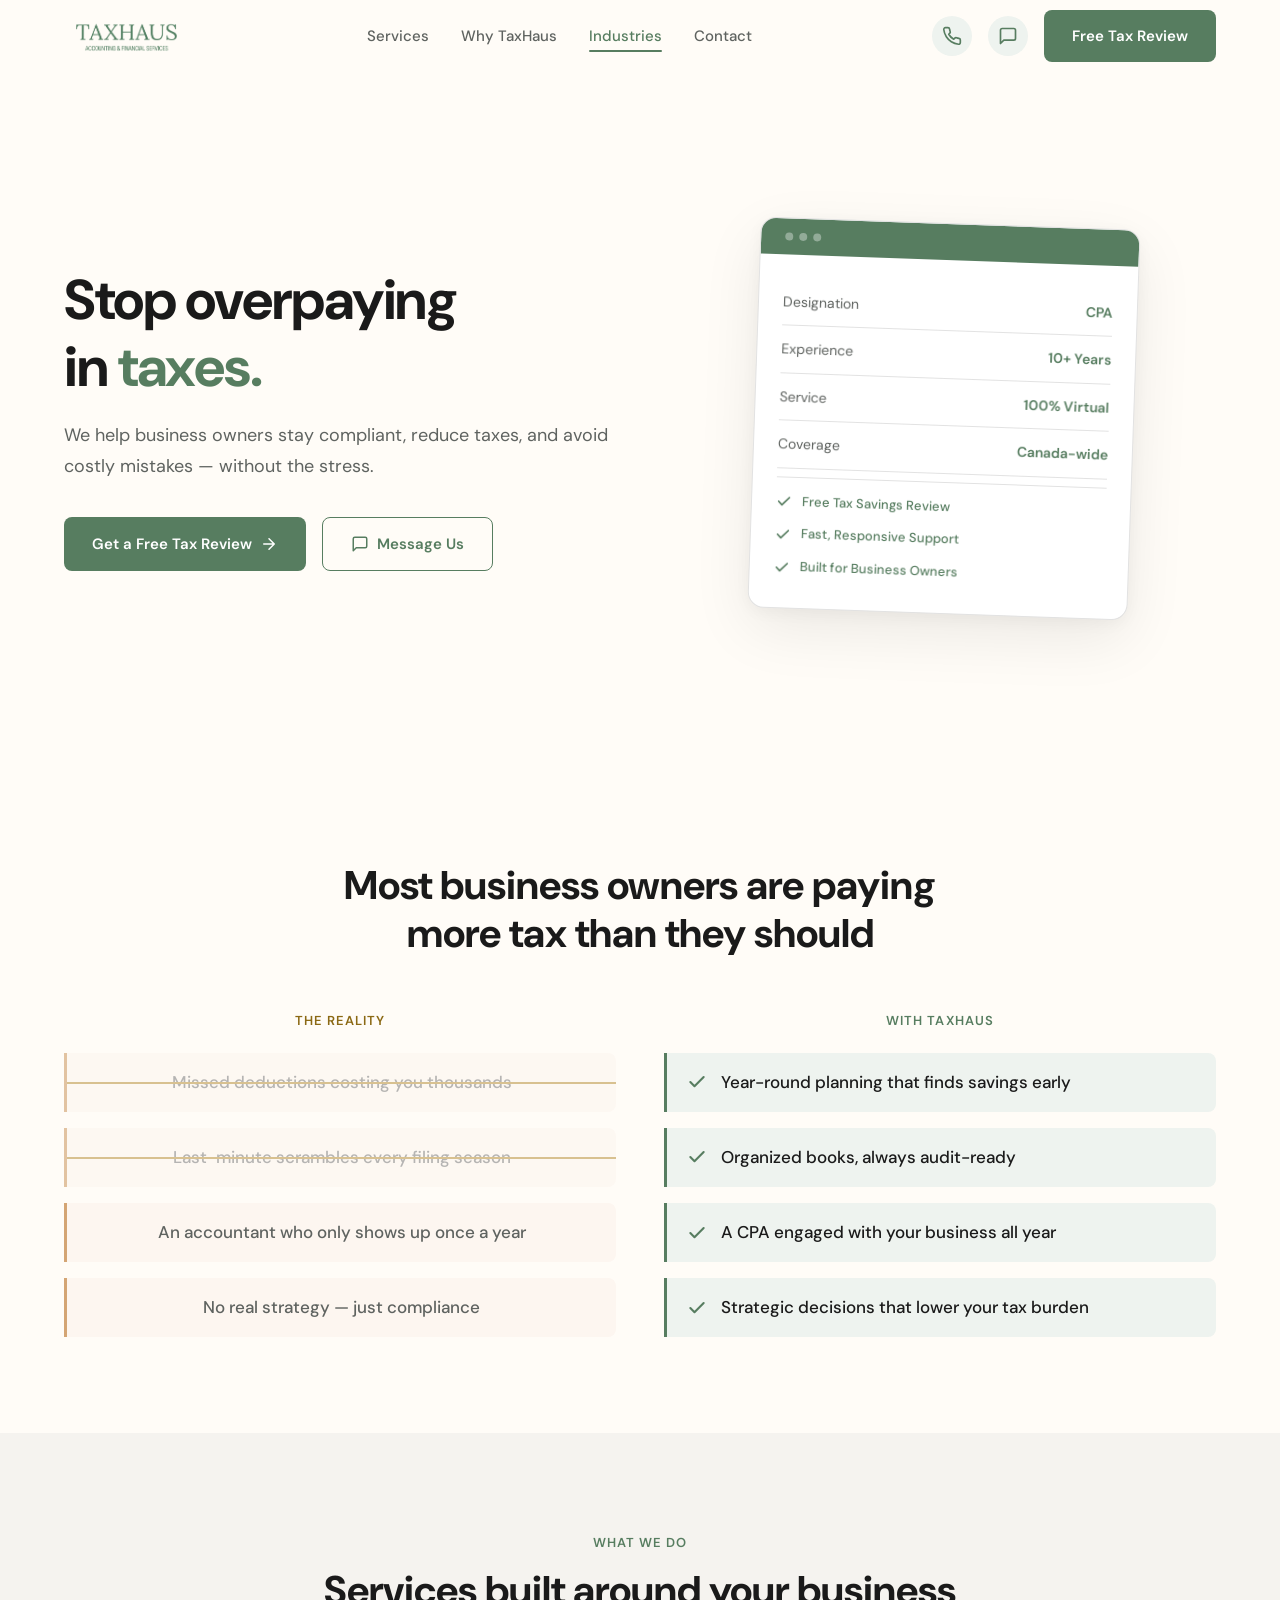
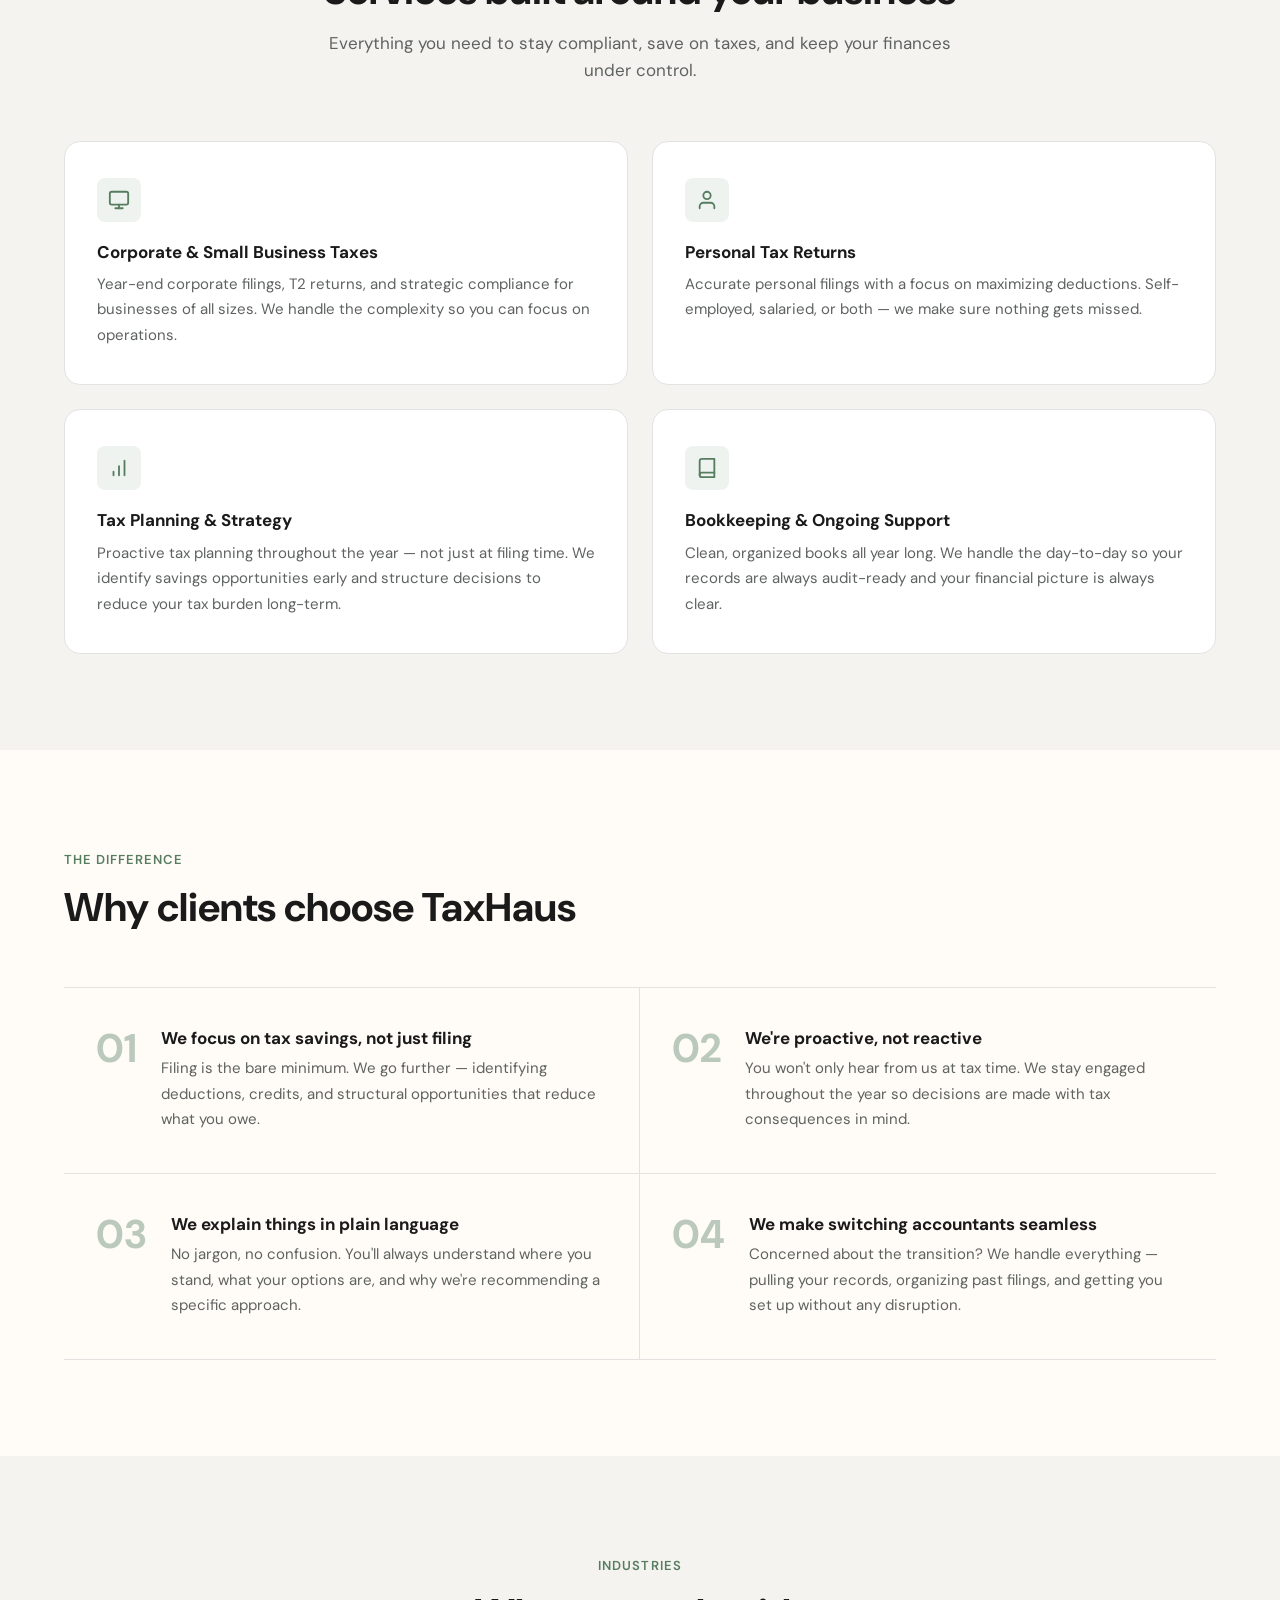
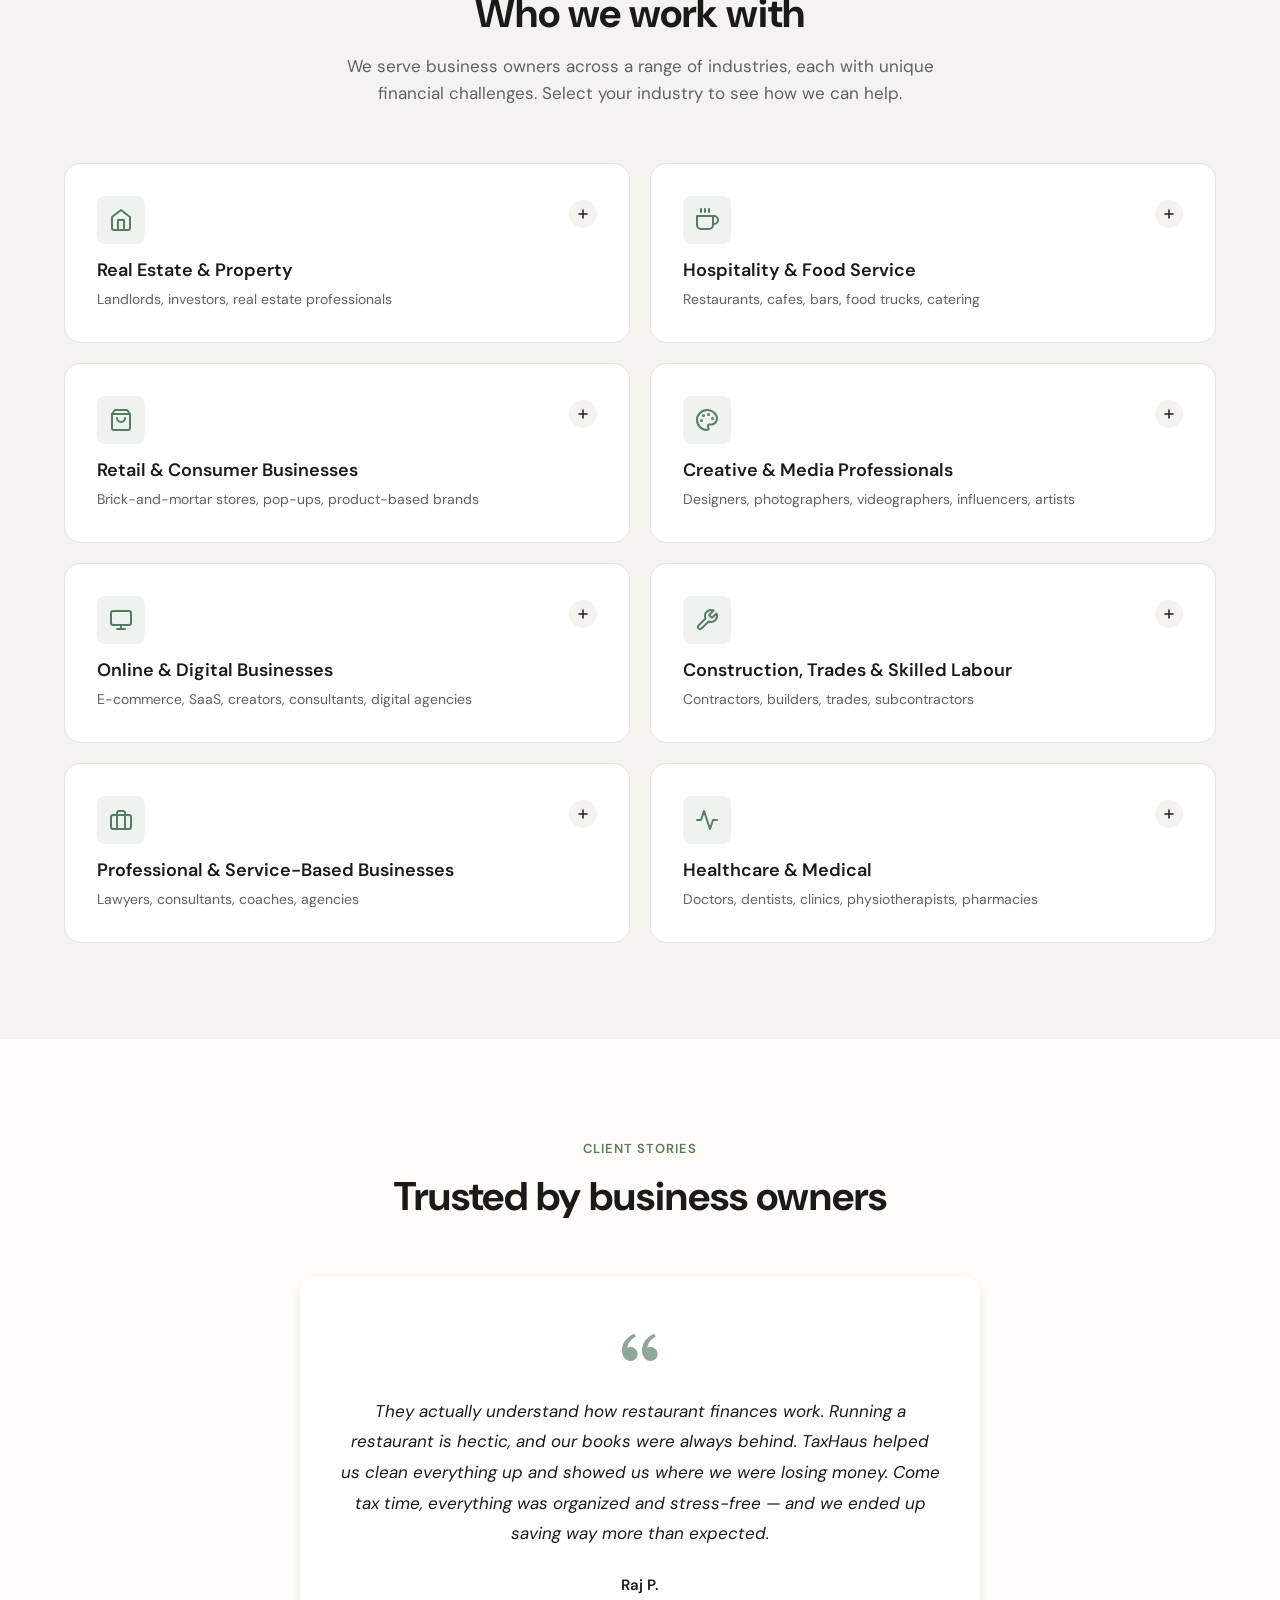
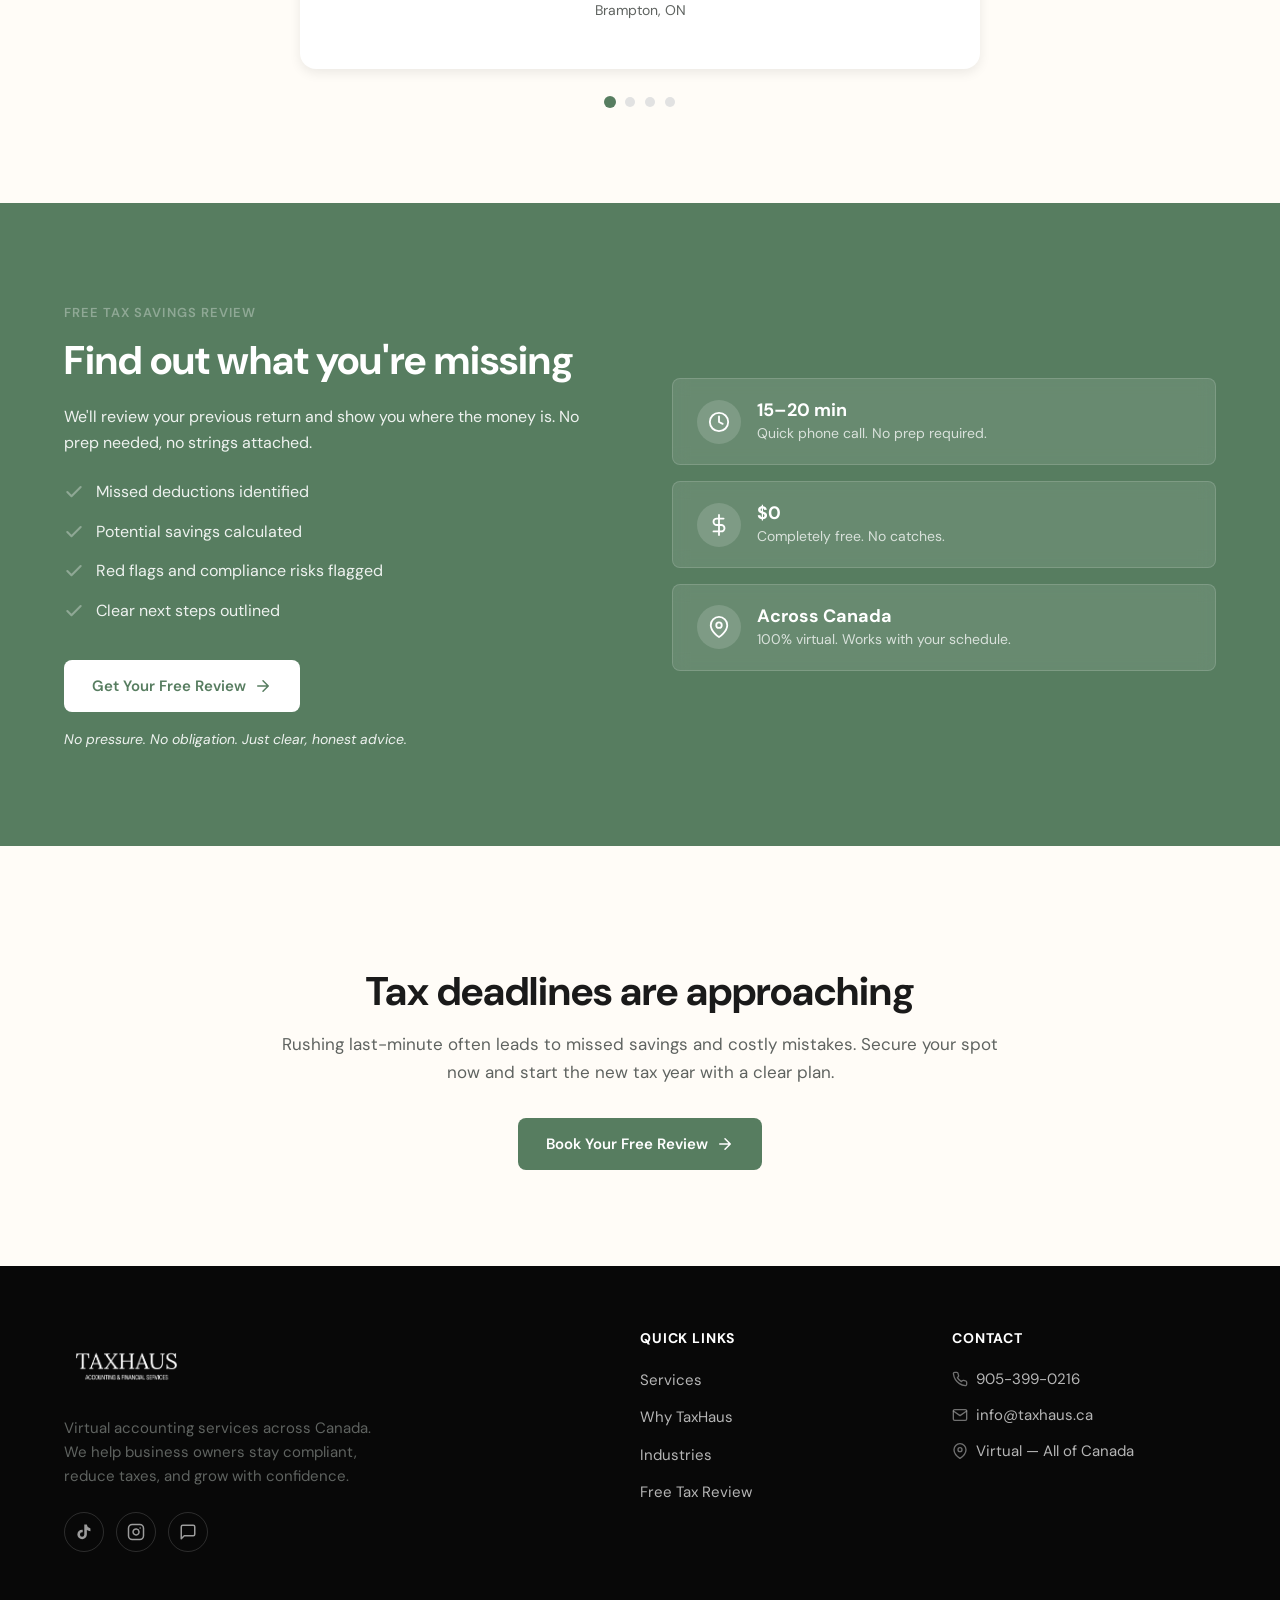
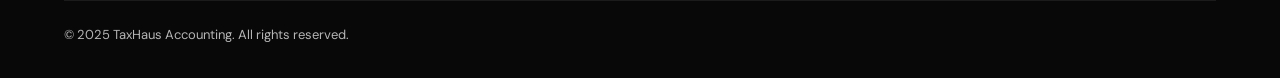
<file: index.html>
<!DOCTYPE html>
<html lang="en">
<head>
  <meta charset="UTF-8">
  <meta name="viewport" content="width=device-width, initial-scale=1.0">

  <!-- Google Analytics 4 -->
  <script async src="https://www.googletagmanager.com/gtag/js?id=G-T4G98RMX34"></script>
  <script>
    window.dataLayer = window.dataLayer || [];
    function gtag(){dataLayer.push(arguments);}
    gtag('js', new Date());
    gtag('config', 'G-T4G98RMX34');
  </script>

  <!-- Microsoft Clarity — Replace XXXXXXXXXX with your Clarity Project ID -->
  <script>
    (function(c,l,a,r,i,t,y){
      c[a]=c[a]||function(){(c[a].q=c[a].q||[]).push(arguments)};
      t=l.createElement(r);t.async=1;t.src="https://www.clarity.ms/tag/"+i;
      y=l.getElementsByTagName(r)[0];y.parentNode.insertBefore(t,y);
    })(window, document, "clarity", "script", "XXXXXXXXXX");
  </script>
  <title>TaxHaus Accounting — Stop Overpaying in Taxes | CPA Services Across Canada</title>
  <meta name="description" content="TaxHaus helps Canadian business owners stay compliant, reduce taxes, and avoid costly mistakes. CPA with 10+ years experience. Fully virtual across Canada. Get a free tax savings review.">
  <meta name="keywords" content="Canadian accountant, CPA, tax planning, small business accounting, corporate tax, bookkeeping, virtual accountant Canada, tax savings, TaxHaus">
  <meta name="author" content="TaxHaus Accounting">
  <link rel="canonical" href="https://www.taxhaus.ca/">

  <!-- Open Graph (Facebook, Instagram, TikTok, LinkedIn) -->
  <meta property="og:type" content="website">
  <meta property="og:title" content="TaxHaus Accounting — Stop Overpaying in Taxes">
  <meta property="og:description" content="We help business owners stay compliant, reduce taxes, and avoid costly mistakes. CPA with 10+ years experience. Fully virtual across Canada.">
  <meta property="og:url" content="https://www.taxhaus.ca/">
  <meta property="og:site_name" content="TaxHaus Accounting">
  <meta property="og:locale" content="en_CA">
  <meta property="og:image" content="https://www.taxhaus.ca/assets/og-image.png">
  <meta property="og:image:width" content="1200">
  <meta property="og:image:height" content="630">
  <meta property="og:image:alt" content="TaxHaus Accounting — CPA services for Canadian business owners">

  <!-- Twitter / X -->
  <meta name="twitter:card" content="summary_large_image">
  <meta name="twitter:title" content="TaxHaus Accounting — Stop Overpaying in Taxes">
  <meta name="twitter:description" content="We help business owners stay compliant, reduce taxes, and avoid costly mistakes. CPA with 10+ years experience.">
  <meta name="twitter:image" content="https://www.taxhaus.ca/assets/og-image.png">
  <meta name="twitter:image:alt" content="TaxHaus Accounting — CPA services for Canadian business owners">

  <!-- Fonts -->
  <link rel="preconnect" href="https://fonts.googleapis.com">
  <link rel="preconnect" href="https://fonts.gstatic.com" crossorigin>
  <link href="https://fonts.googleapis.com/css2?family=DM+Sans:ital,opsz,wght@0,9..40,400;0,9..40,500;0,9..40,600;0,9..40,700;1,9..40,400&display=swap" rel="stylesheet">

  <link rel="stylesheet" href="styles.css">

  <!-- Schema.org Structured Data -->
  <script type="application/ld+json">
  {
    "@context": "https://schema.org",
    "@type": "AccountingService",
    "name": "TaxHaus Accounting",
    "url": "https://www.taxhaus.ca",
    "telephone": "+19053990216",
    "email": "info@taxhaus.ca",
    "description": "TaxHaus helps Canadian business owners stay compliant, reduce taxes, and avoid costly mistakes. CPA with 10+ years experience. Fully virtual across Canada.",
    "areaServed": {
      "@type": "Country",
      "name": "Canada"
    },
    "serviceType": ["Corporate Tax", "Personal Tax", "Tax Planning", "Bookkeeping", "Small Business Accounting"],
    "sameAs": [
      "https://www.tiktok.com/@taxhausaccounting",
      "https://www.instagram.com/taxhaus_accounting/"
    ]
  }
  </script>
</head>
<body>

  <!-- ========== Navigation ========== -->
  <nav class="nav" id="nav" role="navigation" aria-label="Main navigation">
    <div class="container nav__inner">
      <a href="/" class="nav__logo" aria-label="TaxHaus home">
        <img src="assets/logo.png" alt="TaxHaus" width="120" height="34">
      </a>

      <ul class="nav__links" role="list">
        <li><a href="#services">Services</a></li>
        <li><a href="#why">Why TaxHaus</a></li>
        <li><a href="#industries">Industries</a></li>
        <li><a href="contact.html">Contact</a></li>
      </ul>

      <div class="nav__actions">
        <a href="tel:9053990216" class="nav__phone" aria-label="Call us: 905-399-0216">
          <svg viewBox="0 0 24 24" fill="none" stroke="currentColor" stroke-width="2" stroke-linecap="round" stroke-linejoin="round"><path d="M22 16.92v3a2 2 0 01-2.18 2 19.79 19.79 0 01-8.63-3.07 19.5 19.5 0 01-6-6 19.79 19.79 0 01-3.07-8.67A2 2 0 014.11 2h3a2 2 0 012 1.72 12.84 12.84 0 00.7 2.81 2 2 0 01-.45 2.11L8.09 9.91a16 16 0 006 6l1.27-1.27a2 2 0 012.11-.45 12.84 12.84 0 002.81.7A2 2 0 0122 16.92z"/></svg>
        </a>
        <a href="https://wa.me/19053990216" class="nav__whatsapp" aria-label="Message us" target="_blank" rel="noopener noreferrer">
          <svg viewBox="0 0 24 24" fill="none" stroke="currentColor" stroke-width="2" stroke-linecap="round" stroke-linejoin="round"><path d="M21 15a2 2 0 01-2 2H7l-4 4V5a2 2 0 012-2h14a2 2 0 012 2z"/></svg>
        </a>
        <a href="contact.html" class="btn btn-primary">Free Tax Review</a>
      </div>

      <button class="nav__toggle" id="navToggle" aria-label="Toggle menu" aria-expanded="false">
        <span></span>
        <span></span>
        <span></span>
      </button>
    </div>
  </nav>

  <!-- Mobile Menu -->
  <div class="nav__menu-mobile" id="mobileMenu" role="menu">
    <a href="#services" role="menuitem">Services</a>
    <a href="#why" role="menuitem">Why TaxHaus</a>
    <a href="#industries" role="menuitem">Industries</a>
    <a href="contact.html" role="menuitem">Contact</a>
    <a href="contact.html" class="btn btn-primary" role="menuitem">Free Tax Review</a>
    <a href="https://wa.me/19053990216" class="btn btn-secondary" target="_blank" rel="noopener noreferrer" role="menuitem">
      <svg viewBox="0 0 24 24" width="16" height="16" fill="none" stroke="currentColor" stroke-width="2" stroke-linecap="round" stroke-linejoin="round"><path d="M21 15a2 2 0 01-2 2H7l-4 4V5a2 2 0 012-2h14a2 2 0 012 2z"/></svg>
      Message Us
    </a>
  </div>

  <!-- ========== Hero ========== -->
  <section class="hero section" id="hero">
    <div class="container">
      <div class="hero__inner">
        <div class="hero__content">
          <h1 class="reveal">Stop overpaying <br> in <span>taxes.</span></h1>
          <p class="hero__subtitle reveal reveal-delay-1">We help business owners stay compliant, reduce taxes, and avoid costly mistakes &mdash; without the stress.</p>
          <div class="hero__buttons reveal reveal-delay-2">
            <a href="contact.html" class="btn btn-primary">
              Get a Free Tax Review
              <svg viewBox="0 0 24 24" fill="none" stroke="currentColor" stroke-width="2" stroke-linecap="round" stroke-linejoin="round"><path d="M5 12h14M12 5l7 7-7 7"/></svg>
            </a>
            <a href="https://wa.me/19053990216" class="btn btn-secondary" target="_blank" rel="noopener noreferrer">
              <svg viewBox="0 0 24 24" fill="none" stroke="currentColor" stroke-width="2" stroke-linecap="round" stroke-linejoin="round"><path d="M21 15a2 2 0 01-2 2H7l-4 4V5a2 2 0 012-2h14a2 2 0 012 2z"/></svg>
              Message Us
            </a>
          </div>
        </div>

        <div class="hero__visual reveal reveal-delay-2">
          <div class="hero__report">
            <div class="hero__report-header">
              <span class="hero__report-dot"></span>
              <span class="hero__report-dot"></span>
              <span class="hero__report-dot"></span>
              <span class="hero__report-title"></span>
            </div>
            <div class="hero__report-body">
              <div class="hero__report-row hero__report-row--animate">
                <span>Designation</span>
                <strong class="hero__report-highlight">CPA</strong>
              </div>
              <div class="hero__report-row hero__report-row--animate" style="animation-delay:.12s">
                <span>Experience</span>
                <strong class="hero__report-highlight">10+ Years</strong>
              </div>
              <div class="hero__report-row hero__report-row--animate" style="animation-delay:.24s">
                <span>Service</span>
                <strong class="hero__report-highlight">100% Virtual</strong>
              </div>
              <div class="hero__report-row hero__report-row--animate" style="animation-delay:.36s">
                <span>Coverage</span>
                <strong class="hero__report-highlight">Canada-wide</strong>
              </div>
              <div class="hero__report-divider"></div>
              <div class="hero__report-check hero__report-row--animate" style="animation-delay:.48s">
                <svg viewBox="0 0 24 24" fill="none" stroke="currentColor" stroke-width="2.5" stroke-linecap="round" stroke-linejoin="round"><polyline points="20 6 9 17 4 12"/></svg>
                Free Tax Savings Review
              </div>
              <div class="hero__report-check hero__report-row--animate" style="animation-delay:.6s">
                <svg viewBox="0 0 24 24" fill="none" stroke="currentColor" stroke-width="2.5" stroke-linecap="round" stroke-linejoin="round"><polyline points="20 6 9 17 4 12"/></svg>
                Fast, Responsive Support
              </div>
              <div class="hero__report-check hero__report-row--animate" style="animation-delay:.72s">
                <svg viewBox="0 0 24 24" fill="none" stroke="currentColor" stroke-width="2.5" stroke-linecap="round" stroke-linejoin="round"><polyline points="20 6 9 17 4 12"/></svg>
                Built for Business Owners
              </div>
            </div>
          </div>
        </div>
      </div>
    </div>
  </section>

  <!-- ========== Problem / Solution ========== -->
  <section class="section problem" id="services">
    <div class="container">
      <div class="section-header section-header--center reveal">
        <h2>Most business owners are paying more tax than they should</h2>
      </div>

      <div class="problem__columns">
        <div class="problem__col problem__col--left reveal">
          <h3 class="problem__col-label problem__col-label--bad">The Reality</h3>
          <div class="pain" data-pain>
            <span class="pain__line"></span>
            Missed deductions costing you thousands
          </div>
          <div class="pain" data-pain>
            <span class="pain__line"></span>
            Last-minute scrambles every filing season
          </div>
          <div class="pain" data-pain>
            <span class="pain__line"></span>
            An accountant who only shows up once a year
          </div>
          <div class="pain" data-pain>
            <span class="pain__line"></span>
            No real strategy &mdash; just compliance
          </div>
        </div>

        <div class="problem__col problem__col--right reveal reveal-delay-1">
          <h3 class="problem__col-label problem__col-label--good">With TaxHaus</h3>
          <div class="gain" data-gain>
            <svg viewBox="0 0 24 24" fill="none" stroke="currentColor" stroke-width="2.5" stroke-linecap="round" stroke-linejoin="round"><polyline points="20 6 9 17 4 12"/></svg>
            <span>Year-round planning that finds savings early</span>
          </div>
          <div class="gain" data-gain>
            <svg viewBox="0 0 24 24" fill="none" stroke="currentColor" stroke-width="2.5" stroke-linecap="round" stroke-linejoin="round"><polyline points="20 6 9 17 4 12"/></svg>
            <span>Organized books, always audit-ready</span>
          </div>
          <div class="gain" data-gain>
            <svg viewBox="0 0 24 24" fill="none" stroke="currentColor" stroke-width="2.5" stroke-linecap="round" stroke-linejoin="round"><polyline points="20 6 9 17 4 12"/></svg>
            <span>A CPA engaged with your business all year</span>
          </div>
          <div class="gain" data-gain>
            <svg viewBox="0 0 24 24" fill="none" stroke="currentColor" stroke-width="2.5" stroke-linecap="round" stroke-linejoin="round"><polyline points="20 6 9 17 4 12"/></svg>
            <span>Strategic decisions that lower your tax burden</span>
          </div>
        </div>
      </div>
    </div>
  </section>

  <!-- ========== Core Services ========== -->
  <section class="section section--gray" aria-label="Core services">
    <div class="container">
      <div class="section-header section-header--center reveal">
        <span class="section-label">What We Do</span>
        <h2>Services built around your business</h2>
        <p>Everything you need to stay compliant, save on taxes, and keep your finances under control.</p>
      </div>

      <div class="why__grid">
        <div class="why-card reveal">
          <div class="why-card__icon">
            <svg viewBox="0 0 24 24" fill="none" stroke="currentColor" stroke-width="2" stroke-linecap="round" stroke-linejoin="round"><rect x="2" y="3" width="20" height="14" rx="2"/><path d="M8 21h8M12 17v4"/></svg>
          </div>
          <h3>Corporate &amp; Small Business Taxes</h3>
          <p>Year-end corporate filings, T2 returns, and strategic compliance for businesses of all sizes. We handle the complexity so you can focus on operations.</p>
        </div>
        <div class="why-card reveal reveal-delay-1">
          <div class="why-card__icon">
            <svg viewBox="0 0 24 24" fill="none" stroke="currentColor" stroke-width="2" stroke-linecap="round" stroke-linejoin="round"><path d="M20 21v-2a4 4 0 00-4-4H8a4 4 0 00-4 4v2"/><circle cx="12" cy="7" r="4"/></svg>
          </div>
          <h3>Personal Tax Returns</h3>
          <p>Accurate personal filings with a focus on maximizing deductions. Self-employed, salaried, or both &mdash; we make sure nothing gets missed.</p>
        </div>
        <div class="why-card reveal reveal-delay-2">
          <div class="why-card__icon">
            <svg viewBox="0 0 24 24" fill="none" stroke="currentColor" stroke-width="2" stroke-linecap="round" stroke-linejoin="round"><path d="M12 20V10M18 20V4M6 20v-4"/></svg>
          </div>
          <h3>Tax Planning &amp; Strategy</h3>
          <p>Proactive tax planning throughout the year &mdash; not just at filing time. We identify savings opportunities early and structure decisions to reduce your tax burden long-term.</p>
        </div>
        <div class="why-card reveal reveal-delay-3">
          <div class="why-card__icon">
            <svg viewBox="0 0 24 24" fill="none" stroke="currentColor" stroke-width="2" stroke-linecap="round" stroke-linejoin="round"><path d="M4 19.5A2.5 2.5 0 016.5 17H20"/><path d="M6.5 2H20v20H6.5A2.5 2.5 0 014 19.5v-15A2.5 2.5 0 016.5 2z"/></svg>
          </div>
          <h3>Bookkeeping &amp; Ongoing Support</h3>
          <p>Clean, organized books all year long. We handle the day-to-day so your records are always audit-ready and your financial picture is always clear.</p>
        </div>
      </div>
    </div>
  </section>

  <!-- ========== Why TaxHaus ========== -->
  <section class="section" id="why">
    <div class="container">
      <div class="section-header reveal">
        <span class="section-label">The Difference</span>
        <h2>Why clients choose TaxHaus</h2>
      </div>

      <div class="reasons">
        <div class="reason reveal">
          <div class="reason__number">01</div>
          <div class="reason__content">
            <h3>We focus on tax savings, not just filing</h3>
            <p>Filing is the bare minimum. We go further &mdash; identifying deductions, credits, and structural opportunities that reduce what you owe.</p>
          </div>
        </div>
        <div class="reason reveal reveal-delay-1">
          <div class="reason__number">02</div>
          <div class="reason__content">
            <h3>We're proactive, not reactive</h3>
            <p>You won't only hear from us at tax time. We stay engaged throughout the year so decisions are made with tax consequences in mind.</p>
          </div>
        </div>
        <div class="reason reveal reveal-delay-2">
          <div class="reason__number">03</div>
          <div class="reason__content">
            <h3>We explain things in plain language</h3>
            <p>No jargon, no confusion. You'll always understand where you stand, what your options are, and why we're recommending a specific approach.</p>
          </div>
        </div>
        <div class="reason reveal reveal-delay-3">
          <div class="reason__number">04</div>
          <div class="reason__content">
            <h3>We make switching accountants seamless</h3>
            <p>Concerned about the transition? We handle everything &mdash; pulling your records, organizing past filings, and getting you set up without any disruption.</p>
          </div>
        </div>
      </div>
    </div>
  </section>

  <!-- ========== Industries ========== -->
  <section class="section section--gray" id="industries">
    <div class="container">
      <div class="section-header section-header--center reveal">
        <span class="section-label">Industries</span>
        <h2>Who we work with</h2>
        <p>We serve business owners across a range of industries, each with unique financial challenges. Select your industry to see how we can help.</p>
      </div>

      <div class="industries__grid">

        <!-- Real Estate -->
        <div class="industry-card reveal" data-industry>
          <div class="industry-card__header">
            <div class="industry-card__icon">
              <svg viewBox="0 0 24 24" fill="none" stroke="currentColor" stroke-width="2" stroke-linecap="round" stroke-linejoin="round"><path d="M3 9l9-7 9 7v11a2 2 0 01-2 2H5a2 2 0 01-2-2z"/><polyline points="9 22 9 12 15 12 15 22"/></svg>
            </div>
            <div class="industry-card__toggle"><svg viewBox="0 0 24 24" fill="none" stroke="currentColor" stroke-width="2.5" stroke-linecap="round" stroke-linejoin="round"><line x1="12" y1="5" x2="12" y2="19"/><line x1="5" y1="12" x2="19" y2="12"/></svg></div>
          </div>
          <h4 class="industry-card__title">Real Estate &amp; Property</h4>
          <p class="industry-card__subtitle">Landlords, investors, real estate professionals</p>
          <div class="industry-card__body">
            <p class="industry-card__description">Real estate businesses face complex tax rules and heightened CRA scrutiny &mdash; from GST/HST considerations to capital gains and ownership structures. Whether you own one property or a growing portfolio, proper reporting and long-term tax planning are critical to protecting your returns.</p>
            <ul class="industry-card__services" role="list">
              <li><svg viewBox="0 0 24 24" fill="none" stroke="currentColor" stroke-width="2.5" stroke-linecap="round" stroke-linejoin="round"><polyline points="20 6 9 17 4 12"/></svg>Rental income bookkeeping and reporting</li>
              <li><svg viewBox="0 0 24 24" fill="none" stroke="currentColor" stroke-width="2.5" stroke-linecap="round" stroke-linejoin="round"><polyline points="20 6 9 17 4 12"/></svg>Corporate tax planning for property ownership</li>
              <li><svg viewBox="0 0 24 24" fill="none" stroke="currentColor" stroke-width="2.5" stroke-linecap="round" stroke-linejoin="round"><polyline points="20 6 9 17 4 12"/></svg>GST/HST on new builds, flips, and commercial properties</li>
              <li><svg viewBox="0 0 24 24" fill="none" stroke="currentColor" stroke-width="2.5" stroke-linecap="round" stroke-linejoin="round"><polyline points="20 6 9 17 4 12"/></svg>Principal residence and capital gains planning</li>
              <li><svg viewBox="0 0 24 24" fill="none" stroke="currentColor" stroke-width="2.5" stroke-linecap="round" stroke-linejoin="round"><polyline points="20 6 9 17 4 12"/></svg>Property-specific expense tracking and CCA planning</li>
              <li><svg viewBox="0 0 24 24" fill="none" stroke="currentColor" stroke-width="2.5" stroke-linecap="round" stroke-linejoin="round"><polyline points="20 6 9 17 4 12"/></svg>Multi-property reporting and compliance</li>
              <li><svg viewBox="0 0 24 24" fill="none" stroke="currentColor" stroke-width="2.5" stroke-linecap="round" stroke-linejoin="round"><polyline points="20 6 9 17 4 12"/></svg>Long-term tax strategy for portfolio growth</li>
              <li><svg viewBox="0 0 24 24" fill="none" stroke="currentColor" stroke-width="2.5" stroke-linecap="round" stroke-linejoin="round"><polyline points="20 6 9 17 4 12"/></svg>Year-end tax filings (T2, T1)</li>
            </ul>
          </div>
        </div>

        <!-- Hospitality -->
        <div class="industry-card reveal reveal-delay-1" data-industry>
          <div class="industry-card__header">
            <div class="industry-card__icon">
              <svg viewBox="0 0 24 24" fill="none" stroke="currentColor" stroke-width="2" stroke-linecap="round" stroke-linejoin="round"><path d="M18 8h1a4 4 0 010 8h-1"/><path d="M2 8h16v9a4 4 0 01-4 4H6a4 4 0 01-4-4V8z"/><line x1="6" y1="1" x2="6" y2="4"/><line x1="10" y1="1" x2="10" y2="4"/><line x1="14" y1="1" x2="14" y2="4"/></svg>
            </div>
            <div class="industry-card__toggle"><svg viewBox="0 0 24 24" fill="none" stroke="currentColor" stroke-width="2.5" stroke-linecap="round" stroke-linejoin="round"><line x1="12" y1="5" x2="12" y2="19"/><line x1="5" y1="12" x2="19" y2="12"/></svg></div>
          </div>
          <h4 class="industry-card__title">Hospitality &amp; Food Service</h4>
          <p class="industry-card__subtitle">Restaurants, cafes, bars, food trucks, catering</p>
          <div class="industry-card__body">
            <p class="industry-card__description">Hospitality businesses operate on thin margins, high transaction volumes, and often seasonal cash flow. Accurate bookkeeping, sales reconciliation, and tax compliance are essential to understanding profitability and avoiding costly CRA issues.</p>
            <ul class="industry-card__services" role="list">
              <li><svg viewBox="0 0 24 24" fill="none" stroke="currentColor" stroke-width="2.5" stroke-linecap="round" stroke-linejoin="round"><polyline points="20 6 9 17 4 12"/></svg>Full-cycle bookkeeping and sales reconciliation</li>
              <li><svg viewBox="0 0 24 24" fill="none" stroke="currentColor" stroke-width="2.5" stroke-linecap="round" stroke-linejoin="round"><polyline points="20 6 9 17 4 12"/></svg>GST/HST filings and CRA compliance</li>
              <li><svg viewBox="0 0 24 24" fill="none" stroke="currentColor" stroke-width="2.5" stroke-linecap="round" stroke-linejoin="round"><polyline points="20 6 9 17 4 12"/></svg>Cost of goods sold (COGS) tracking</li>
              <li><svg viewBox="0 0 24 24" fill="none" stroke="currentColor" stroke-width="2.5" stroke-linecap="round" stroke-linejoin="round"><polyline points="20 6 9 17 4 12"/></svg>Cash-flow and margin analysis</li>
              <li><svg viewBox="0 0 24 24" fill="none" stroke="currentColor" stroke-width="2.5" stroke-linecap="round" stroke-linejoin="round"><polyline points="20 6 9 17 4 12"/></svg>Seasonal planning and budgeting</li>
              <li><svg viewBox="0 0 24 24" fill="none" stroke="currentColor" stroke-width="2.5" stroke-linecap="round" stroke-linejoin="round"><polyline points="20 6 9 17 4 12"/></svg>Year-end tax filings (T2, T1)</li>
            </ul>
          </div>
        </div>

        <!-- Retail -->
        <div class="industry-card reveal reveal-delay-2" data-industry>
          <div class="industry-card__header">
            <div class="industry-card__icon">
              <svg viewBox="0 0 24 24" fill="none" stroke="currentColor" stroke-width="2" stroke-linecap="round" stroke-linejoin="round"><path d="M6 2L3 6v14a2 2 0 002 2h14a2 2 0 002-2V6l-3-4z"/><line x1="3" y1="6" x2="21" y2="6"/><path d="M16 10a4 4 0 01-8 0"/></svg>
            </div>
            <div class="industry-card__toggle"><svg viewBox="0 0 24 24" fill="none" stroke="currentColor" stroke-width="2.5" stroke-linecap="round" stroke-linejoin="round"><line x1="12" y1="5" x2="12" y2="19"/><line x1="5" y1="12" x2="19" y2="12"/></svg></div>
          </div>
          <h4 class="industry-card__title">Retail &amp; Consumer Businesses</h4>
          <p class="industry-card__subtitle">Brick-and-mortar stores, pop-ups, product-based brands</p>
          <div class="industry-card__body">
            <p class="industry-card__description">Retail businesses require strong financial systems to manage inventory, sales tax, and cash flow. Between POS systems, inventory costs, and fluctuating demand, accurate reporting is critical for smart decision-making and long-term profitability.</p>
            <ul class="industry-card__services" role="list">
              <li><svg viewBox="0 0 24 24" fill="none" stroke="currentColor" stroke-width="2.5" stroke-linecap="round" stroke-linejoin="round"><polyline points="20 6 9 17 4 12"/></svg>Inventory-based bookkeeping</li>
              <li><svg viewBox="0 0 24 24" fill="none" stroke="currentColor" stroke-width="2.5" stroke-linecap="round" stroke-linejoin="round"><polyline points="20 6 9 17 4 12"/></svg>POS and sales tax reconciliation</li>
              <li><svg viewBox="0 0 24 24" fill="none" stroke="currentColor" stroke-width="2.5" stroke-linecap="round" stroke-linejoin="round"><polyline points="20 6 9 17 4 12"/></svg>GST/HST registration and filings</li>
              <li><svg viewBox="0 0 24 24" fill="none" stroke="currentColor" stroke-width="2.5" stroke-linecap="round" stroke-linejoin="round"><polyline points="20 6 9 17 4 12"/></svg>Profitability and pricing analysis</li>
              <li><svg viewBox="0 0 24 24" fill="none" stroke="currentColor" stroke-width="2.5" stroke-linecap="round" stroke-linejoin="round"><polyline points="20 6 9 17 4 12"/></svg>Cash-flow planning and forecasting</li>
              <li><svg viewBox="0 0 24 24" fill="none" stroke="currentColor" stroke-width="2.5" stroke-linecap="round" stroke-linejoin="round"><polyline points="20 6 9 17 4 12"/></svg>Year-end tax filings (T2, T1)</li>
            </ul>
          </div>
        </div>

        <!-- Creative -->
        <div class="industry-card reveal" data-industry>
          <div class="industry-card__header">
            <div class="industry-card__icon">
              <svg viewBox="0 0 24 24" fill="none" stroke="currentColor" stroke-width="2" stroke-linecap="round" stroke-linejoin="round"><circle cx="13.5" cy="6.5" r="0.5" fill="currentColor"/><circle cx="17.5" cy="10.5" r="0.5" fill="currentColor"/><circle cx="8.5" cy="7.5" r="0.5" fill="currentColor"/><circle cx="6.5" cy="12.5" r="0.5" fill="currentColor"/><path d="M12 2C6.5 2 2 6.5 2 12s4.5 10 10 10c.926 0 1.648-.746 1.648-1.688 0-.437-.18-.835-.437-1.125-.29-.289-.438-.652-.438-1.125a1.64 1.64 0 011.668-1.668h1.996c3.051 0 5.555-2.503 5.555-5.555C21.965 6.012 17.461 2 12 2z"/></svg>
            </div>
            <div class="industry-card__toggle"><svg viewBox="0 0 24 24" fill="none" stroke="currentColor" stroke-width="2.5" stroke-linecap="round" stroke-linejoin="round"><line x1="12" y1="5" x2="12" y2="19"/><line x1="5" y1="12" x2="19" y2="12"/></svg></div>
          </div>
          <h4 class="industry-card__title">Creative &amp; Media Professionals</h4>
          <p class="industry-card__subtitle">Designers, photographers, videographers, influencers, artists</p>
          <div class="industry-card__body">
            <p class="industry-card__description">Creative professionals often deal with irregular income, project-based work, and blurred lines between personal and business expenses. Without proper planning, deductions are missed and tax surprises become common.</p>
            <ul class="industry-card__services" role="list">
              <li><svg viewBox="0 0 24 24" fill="none" stroke="currentColor" stroke-width="2.5" stroke-linecap="round" stroke-linejoin="round"><polyline points="20 6 9 17 4 12"/></svg>Tax planning for self-employed and incorporated creatives</li>
              <li><svg viewBox="0 0 24 24" fill="none" stroke="currentColor" stroke-width="2.5" stroke-linecap="round" stroke-linejoin="round"><polyline points="20 6 9 17 4 12"/></svg>Bookkeeping for project-based and irregular income</li>
              <li><svg viewBox="0 0 24 24" fill="none" stroke="currentColor" stroke-width="2.5" stroke-linecap="round" stroke-linejoin="round"><polyline points="20 6 9 17 4 12"/></svg>GST/HST compliance for creative services</li>
              <li><svg viewBox="0 0 24 24" fill="none" stroke="currentColor" stroke-width="2.5" stroke-linecap="round" stroke-linejoin="round"><polyline points="20 6 9 17 4 12"/></svg>Expense tracking for equipment and home office</li>
              <li><svg viewBox="0 0 24 24" fill="none" stroke="currentColor" stroke-width="2.5" stroke-linecap="round" stroke-linejoin="round"><polyline points="20 6 9 17 4 12"/></svg>Advisory for scaling creative businesses</li>
              <li><svg viewBox="0 0 24 24" fill="none" stroke="currentColor" stroke-width="2.5" stroke-linecap="round" stroke-linejoin="round"><polyline points="20 6 9 17 4 12"/></svg>Year-end tax filings (T2, T1)</li>
            </ul>
          </div>
        </div>

        <!-- Online / Digital -->
        <div class="industry-card reveal reveal-delay-1" data-industry>
          <div class="industry-card__header">
            <div class="industry-card__icon">
              <svg viewBox="0 0 24 24" fill="none" stroke="currentColor" stroke-width="2" stroke-linecap="round" stroke-linejoin="round"><rect x="2" y="3" width="20" height="14" rx="2"/><line x1="8" y1="21" x2="16" y2="21"/><line x1="12" y1="17" x2="12" y2="21"/></svg>
            </div>
            <div class="industry-card__toggle"><svg viewBox="0 0 24 24" fill="none" stroke="currentColor" stroke-width="2.5" stroke-linecap="round" stroke-linejoin="round"><line x1="12" y1="5" x2="12" y2="19"/><line x1="5" y1="12" x2="19" y2="12"/></svg></div>
          </div>
          <h4 class="industry-card__title">Online &amp; Digital Businesses</h4>
          <p class="industry-card__subtitle">E-commerce, SaaS, creators, consultants, digital agencies</p>
          <div class="industry-card__body">
            <p class="industry-card__description">Online businesses move fast &mdash; but the finances behind them are rarely simple. Revenue flows through multiple platforms, payment processors, and sometimes multiple countries, while expenses are driven by software, advertising, and digital tools.</p>
            <ul class="industry-card__services" role="list">
              <li><svg viewBox="0 0 24 24" fill="none" stroke="currentColor" stroke-width="2.5" stroke-linecap="round" stroke-linejoin="round"><polyline points="20 6 9 17 4 12"/></svg>Corporate &amp; personal tax planning for online income</li>
              <li><svg viewBox="0 0 24 24" fill="none" stroke="currentColor" stroke-width="2.5" stroke-linecap="round" stroke-linejoin="round"><polyline points="20 6 9 17 4 12"/></svg>E-commerce bookkeeping (Shopify, Stripe, PayPal, Amazon)</li>
              <li><svg viewBox="0 0 24 24" fill="none" stroke="currentColor" stroke-width="2.5" stroke-linecap="round" stroke-linejoin="round"><polyline points="20 6 9 17 4 12"/></svg>GST/HST registration and filings for digital sales</li>
              <li><svg viewBox="0 0 24 24" fill="none" stroke="currentColor" stroke-width="2.5" stroke-linecap="round" stroke-linejoin="round"><polyline points="20 6 9 17 4 12"/></svg>Cross-border tax considerations (US platforms, foreign customers)</li>
              <li><svg viewBox="0 0 24 24" fill="none" stroke="currentColor" stroke-width="2.5" stroke-linecap="round" stroke-linejoin="round"><polyline points="20 6 9 17 4 12"/></svg>Contractor vs employee structuring</li>
              <li><svg viewBox="0 0 24 24" fill="none" stroke="currentColor" stroke-width="2.5" stroke-linecap="round" stroke-linejoin="round"><polyline points="20 6 9 17 4 12"/></svg>Expense optimization for software, ads, and subscriptions</li>
              <li><svg viewBox="0 0 24 24" fill="none" stroke="currentColor" stroke-width="2.5" stroke-linecap="round" stroke-linejoin="round"><polyline points="20 6 9 17 4 12"/></svg>Year-end tax filings (T2, T1)</li>
            </ul>
          </div>
        </div>

        <!-- Construction -->
        <div class="industry-card reveal reveal-delay-2" data-industry>
          <div class="industry-card__header">
            <div class="industry-card__icon">
              <svg viewBox="0 0 24 24" fill="none" stroke="currentColor" stroke-width="2" stroke-linecap="round" stroke-linejoin="round"><path d="M14.7 6.3a1 1 0 000 1.4l1.6 1.6a1 1 0 001.4 0l3.77-3.77a6 6 0 01-7.94 7.94l-6.91 6.91a2.12 2.12 0 01-3-3l6.91-6.91a6 6 0 017.94-7.94l-3.76 3.76z"/></svg>
            </div>
            <div class="industry-card__toggle"><svg viewBox="0 0 24 24" fill="none" stroke="currentColor" stroke-width="2.5" stroke-linecap="round" stroke-linejoin="round"><line x1="12" y1="5" x2="12" y2="19"/><line x1="5" y1="12" x2="19" y2="12"/></svg></div>
          </div>
          <h4 class="industry-card__title">Construction, Trades &amp; Skilled Labour</h4>
          <p class="industry-card__subtitle">Contractors, builders, trades, subcontractors</p>
          <div class="industry-card__body">
            <p class="industry-card__description">Construction and trades businesses face complex reporting requirements &mdash; from job costing and subcontractors to payroll, WSIB, and GST/HST compliance. Cash flow is often seasonal, and CRA audits are common in this industry.</p>
            <ul class="industry-card__services" role="list">
              <li><svg viewBox="0 0 24 24" fill="none" stroke="currentColor" stroke-width="2.5" stroke-linecap="round" stroke-linejoin="round"><polyline points="20 6 9 17 4 12"/></svg>Job-costing and project-based bookkeeping</li>
              <li><svg viewBox="0 0 24 24" fill="none" stroke="currentColor" stroke-width="2.5" stroke-linecap="round" stroke-linejoin="round"><polyline points="20 6 9 17 4 12"/></svg>Payroll and subcontractor reporting (T4, T5018)</li>
              <li><svg viewBox="0 0 24 24" fill="none" stroke="currentColor" stroke-width="2.5" stroke-linecap="round" stroke-linejoin="round"><polyline points="20 6 9 17 4 12"/></svg>WSIB and CRA remittance support</li>
              <li><svg viewBox="0 0 24 24" fill="none" stroke="currentColor" stroke-width="2.5" stroke-linecap="round" stroke-linejoin="round"><polyline points="20 6 9 17 4 12"/></svg>GST/HST compliance for construction services</li>
              <li><svg viewBox="0 0 24 24" fill="none" stroke="currentColor" stroke-width="2.5" stroke-linecap="round" stroke-linejoin="round"><polyline points="20 6 9 17 4 12"/></svg>Vehicle and equipment deduction planning</li>
              <li><svg viewBox="0 0 24 24" fill="none" stroke="currentColor" stroke-width="2.5" stroke-linecap="round" stroke-linejoin="round"><polyline points="20 6 9 17 4 12"/></svg>Cash-flow and tax planning for seasonal income</li>
              <li><svg viewBox="0 0 24 24" fill="none" stroke="currentColor" stroke-width="2.5" stroke-linecap="round" stroke-linejoin="round"><polyline points="20 6 9 17 4 12"/></svg>Year-end tax filings (T2, T1)</li>
            </ul>
          </div>
        </div>

        <!-- Professional Services -->
        <div class="industry-card reveal" data-industry>
          <div class="industry-card__header">
            <div class="industry-card__icon">
              <svg viewBox="0 0 24 24" fill="none" stroke="currentColor" stroke-width="2" stroke-linecap="round" stroke-linejoin="round"><rect x="2" y="7" width="20" height="14" rx="2"/><path d="M16 21V5a2 2 0 00-2-2h-4a2 2 0 00-2 2v16"/></svg>
            </div>
            <div class="industry-card__toggle"><svg viewBox="0 0 24 24" fill="none" stroke="currentColor" stroke-width="2.5" stroke-linecap="round" stroke-linejoin="round"><line x1="12" y1="5" x2="12" y2="19"/><line x1="5" y1="12" x2="19" y2="12"/></svg></div>
          </div>
          <h4 class="industry-card__title">Professional &amp; Service-Based Businesses</h4>
          <p class="industry-card__subtitle">Lawyers, consultants, coaches, agencies</p>
          <div class="industry-card__body">
            <p class="industry-card__description">Service-based businesses often generate strong income &mdash; but without proper structure and proactive planning, many professionals end up overpaying tax or dealing with avoidable compliance issues.</p>
            <ul class="industry-card__services" role="list">
              <li><svg viewBox="0 0 24 24" fill="none" stroke="currentColor" stroke-width="2.5" stroke-linecap="round" stroke-linejoin="round"><polyline points="20 6 9 17 4 12"/></svg>Incorporation &amp; business structuring advice</li>
              <li><svg viewBox="0 0 24 24" fill="none" stroke="currentColor" stroke-width="2.5" stroke-linecap="round" stroke-linejoin="round"><polyline points="20 6 9 17 4 12"/></svg>Ongoing bookkeeping &amp; financial reporting</li>
              <li><svg viewBox="0 0 24 24" fill="none" stroke="currentColor" stroke-width="2.5" stroke-linecap="round" stroke-linejoin="round"><polyline points="20 6 9 17 4 12"/></svg>Salary vs dividend planning</li>
              <li><svg viewBox="0 0 24 24" fill="none" stroke="currentColor" stroke-width="2.5" stroke-linecap="round" stroke-linejoin="round"><polyline points="20 6 9 17 4 12"/></svg>GST/HST compliance for services</li>
              <li><svg viewBox="0 0 24 24" fill="none" stroke="currentColor" stroke-width="2.5" stroke-linecap="round" stroke-linejoin="round"><polyline points="20 6 9 17 4 12"/></svg>Cash-flow and proactive tax planning</li>
              <li><svg viewBox="0 0 24 24" fill="none" stroke="currentColor" stroke-width="2.5" stroke-linecap="round" stroke-linejoin="round"><polyline points="20 6 9 17 4 12"/></svg>Year-end tax filings (T2, T1)</li>
            </ul>
          </div>
        </div>

        <!-- Healthcare & Medical -->
        <div class="industry-card reveal reveal-delay-1" data-industry>
          <div class="industry-card__header">
            <div class="industry-card__icon">
              <svg viewBox="0 0 24 24" fill="none" stroke="currentColor" stroke-width="2" stroke-linecap="round" stroke-linejoin="round"><path d="M22 12h-4l-3 9L9 3l-3 9H2"/></svg>
            </div>
            <div class="industry-card__toggle"><svg viewBox="0 0 24 24" fill="none" stroke="currentColor" stroke-width="2.5" stroke-linecap="round" stroke-linejoin="round"><line x1="12" y1="5" x2="12" y2="19"/><line x1="5" y1="12" x2="19" y2="12"/></svg></div>
          </div>
          <h4 class="industry-card__title">Healthcare &amp; Medical</h4>
          <p class="industry-card__subtitle">Doctors, dentists, clinics, physiotherapists, pharmacies</p>
          <div class="industry-card__body">
            <p class="industry-card__description">Healthcare professionals face unique tax considerations &mdash; from professional corporation structures and OHIP billing complexities to equipment depreciation and staff payroll. Proper planning can make a significant difference to your bottom line.</p>
            <ul class="industry-card__services" role="list">
              <li><svg viewBox="0 0 24 24" fill="none" stroke="currentColor" stroke-width="2.5" stroke-linecap="round" stroke-linejoin="round"><polyline points="20 6 9 17 4 12"/></svg>Professional corporation setup and management</li>
              <li><svg viewBox="0 0 24 24" fill="none" stroke="currentColor" stroke-width="2.5" stroke-linecap="round" stroke-linejoin="round"><polyline points="20 6 9 17 4 12"/></svg>Medical practice bookkeeping and reporting</li>
              <li><svg viewBox="0 0 24 24" fill="none" stroke="currentColor" stroke-width="2.5" stroke-linecap="round" stroke-linejoin="round"><polyline points="20 6 9 17 4 12"/></svg>Salary vs dividend optimization for practitioners</li>
              <li><svg viewBox="0 0 24 24" fill="none" stroke="currentColor" stroke-width="2.5" stroke-linecap="round" stroke-linejoin="round"><polyline points="20 6 9 17 4 12"/></svg>Equipment and leasehold improvement deductions</li>
              <li><svg viewBox="0 0 24 24" fill="none" stroke="currentColor" stroke-width="2.5" stroke-linecap="round" stroke-linejoin="round"><polyline points="20 6 9 17 4 12"/></svg>Payroll management for clinic staff</li>
              <li><svg viewBox="0 0 24 24" fill="none" stroke="currentColor" stroke-width="2.5" stroke-linecap="round" stroke-linejoin="round"><polyline points="20 6 9 17 4 12"/></svg>Year-end tax filings (T2, T1)</li>
            </ul>
          </div>
        </div>

      </div>
    </div>
  </section>

  <!-- ========== Testimonial ========== -->
  <section class="section" id="testimonials">
    <div class="container">
      <div class="section-header section-header--center reveal">
        <span class="section-label">Client Stories</span>
        <h2>Trusted by business owners</h2>
      </div>

      <div class="testimonial-carousel reveal" id="testimonialCarousel">

        <div class="testimonial-card active" data-slide="0">
          <div class="testimonial-card__quote-mark">
            <svg viewBox="0 0 24 24" fill="currentColor"><path d="M4.583 17.321C3.553 16.227 3 15 3 13.011c0-3.5 2.457-6.637 6.03-8.188l.893 1.378c-3.335 1.804-3.987 4.145-4.247 5.621.537-.278 1.24-.375 1.929-.311 1.804.167 3.226 1.648 3.226 3.489a3.5 3.5 0 01-3.5 3.5 3.871 3.871 0 01-2.748-1.179zm10 0C13.553 16.227 13 15 13 13.011c0-3.5 2.457-6.637 6.03-8.188l.893 1.378c-3.335 1.804-3.987 4.145-4.247 5.621.537-.278 1.24-.375 1.929-.311 1.804.167 3.226 1.648 3.226 3.489a3.5 3.5 0 01-3.5 3.5 3.871 3.871 0 01-2.748-1.179z"/></svg>
          </div>
          <blockquote>They actually understand how restaurant finances work. Running a restaurant is hectic, and our books were always behind. TaxHaus helped us clean everything up and showed us where we were losing money. Come tax time, everything was organized and stress-free &mdash; and we ended up saving way more than expected.</blockquote>
          <p class="testimonial-card__author">Raj P.</p>
          <p class="testimonial-card__location">Brampton, ON</p>
        </div>

        <div class="testimonial-card" data-slide="1">
          <div class="testimonial-card__quote-mark">
            <svg viewBox="0 0 24 24" fill="currentColor"><path d="M4.583 17.321C3.553 16.227 3 15 3 13.011c0-3.5 2.457-6.637 6.03-8.188l.893 1.378c-3.335 1.804-3.987 4.145-4.247 5.621.537-.278 1.24-.375 1.929-.311 1.804.167 3.226 1.648 3.226 3.489a3.5 3.5 0 01-3.5 3.5 3.871 3.871 0 01-2.748-1.179zm10 0C13.553 16.227 13 15 13 13.011c0-3.5 2.457-6.637 6.03-8.188l.893 1.378c-3.335 1.804-3.987 4.145-4.247 5.621.537-.278 1.24-.375 1.929-.311 1.804.167 3.226 1.648 3.226 3.489a3.5 3.5 0 01-3.5 3.5 3.871 3.871 0 01-2.748-1.179z"/></svg>
          </div>
          <blockquote>I spent years doing my own corporate taxes and always worried I was missing something. TaxHaus found over $12,000 in deductions I didn't know about in my first year with them. Their team is responsive, organized, and actually explains things in plain language. Wish I'd switched sooner.</blockquote>
          <p class="testimonial-card__author">Amira K.</p>
          <p class="testimonial-card__location">Toronto, ON</p>
        </div>

        <div class="testimonial-card" data-slide="2">
          <div class="testimonial-card__quote-mark">
            <svg viewBox="0 0 24 24" fill="currentColor"><path d="M4.583 17.321C3.553 16.227 3 15 3 13.011c0-3.5 2.457-6.637 6.03-8.188l.893 1.378c-3.335 1.804-3.987 4.145-4.247 5.621.537-.278 1.24-.375 1.929-.311 1.804.167 3.226 1.648 3.226 3.489a3.5 3.5 0 01-3.5 3.5 3.871 3.871 0 01-2.748-1.179zm10 0C13.553 16.227 13 15 13 13.011c0-3.5 2.457-6.637 6.03-8.188l.893 1.378c-3.335 1.804-3.987 4.145-4.247 5.621.537-.278 1.24-.375 1.929-.311 1.804.167 3.226 1.648 3.226 3.489a3.5 3.5 0 01-3.5 3.5 3.871 3.871 0 01-2.748-1.179z"/></svg>
          </div>
          <blockquote>As a contractor, my income varies a lot month-to-month and I never knew how much to set aside for taxes. TaxHaus set up a system that keeps me on track year-round. No more scrambling at tax time, no more surprise bills. They really know the construction industry inside and out.</blockquote>
          <p class="testimonial-card__author">Dan M.</p>
          <p class="testimonial-card__location">Mississauga, ON</p>
        </div>

        <div class="testimonial-card" data-slide="3">
          <div class="testimonial-card__quote-mark">
            <svg viewBox="0 0 24 24" fill="currentColor"><path d="M4.583 17.321C3.553 16.227 3 15 3 13.011c0-3.5 2.457-6.637 6.03-8.188l.893 1.378c-3.335 1.804-3.987 4.145-4.247 5.621.537-.278 1.24-.375 1.929-.311 1.804.167 3.226 1.648 3.226 3.489a3.5 3.5 0 01-3.5 3.5 3.871 3.871 0 01-2.748-1.179zm10 0C13.553 16.227 13 15 13 13.011c0-3.5 2.457-6.637 6.03-8.188l.893 1.378c-3.335 1.804-3.987 4.145-4.247 5.621.537-.278 1.24-.375 1.929-.311 1.804.167 3.226 1.648 3.226 3.489a3.5 3.5 0 01-3.5 3.5 3.871 3.871 0 01-2.748-1.179z"/></svg>
          </div>
          <blockquote>We run an e-commerce business and needed someone who understood HST, cross-border sales, and digital revenue. TaxHaus handled everything seamlessly. They even caught an issue with our previous accountant's filings that could have cost us. Highly recommend for any online business.</blockquote>
          <p class="testimonial-card__author">Priya S.</p>
          <p class="testimonial-card__location">Vancouver, BC</p>
        </div>

        <div class="testimonial-carousel__dots" id="testimonialDots">
          <button class="testimonial-dot active" data-dot="0" aria-label="Slide 1"></button>
          <button class="testimonial-dot" data-dot="1" aria-label="Slide 2"></button>
          <button class="testimonial-dot" data-dot="2" aria-label="Slide 3"></button>
          <button class="testimonial-dot" data-dot="3" aria-label="Slide 4"></button>
        </div>
      </div>
    </div>
  </section>

  <!-- ========== CTA ========== -->
  <section class="section section--green" id="cta">
    <div class="container">
      <div class="cta__inner">
        <div class="cta__content reveal">
          <span class="section-label">Free Tax Savings Review</span>
          <h2>Find out what you're missing</h2>
          <p>We'll review your previous return and show you where the money is. No prep needed, no strings attached.</p>
          <ul class="cta__list" role="list">
            <li>
              <svg viewBox="0 0 24 24" fill="none" stroke="currentColor" stroke-width="2.5" stroke-linecap="round" stroke-linejoin="round"><polyline points="20 6 9 17 4 12"/></svg>
              Missed deductions identified
            </li>
            <li>
              <svg viewBox="0 0 24 24" fill="none" stroke="currentColor" stroke-width="2.5" stroke-linecap="round" stroke-linejoin="round"><polyline points="20 6 9 17 4 12"/></svg>
              Potential savings calculated
            </li>
            <li>
              <svg viewBox="0 0 24 24" fill="none" stroke="currentColor" stroke-width="2.5" stroke-linecap="round" stroke-linejoin="round"><polyline points="20 6 9 17 4 12"/></svg>
              Red flags and compliance risks flagged
            </li>
            <li>
              <svg viewBox="0 0 24 24" fill="none" stroke="currentColor" stroke-width="2.5" stroke-linecap="round" stroke-linejoin="round"><polyline points="20 6 9 17 4 12"/></svg>
              Clear next steps outlined
            </li>
          </ul>
          <div>
            <a href="contact.html" class="btn btn-white">
              Get Your Free Review
              <svg viewBox="0 0 24 24" fill="none" stroke="currentColor" stroke-width="2" stroke-linecap="round" stroke-linejoin="round"><path d="M5 12h14M12 5l7 7-7 7"/></svg>
            </a>
          </div>
          <p class="cta__assurance">No pressure. No obligation. Just clear, honest advice.</p>
        </div>

        <div class="cta__visual reveal reveal-delay-2">
          <div class="cta__stat">
            <div class="cta__stat-icon">
              <svg viewBox="0 0 24 24" fill="none" stroke="currentColor" stroke-width="2" stroke-linecap="round" stroke-linejoin="round"><circle cx="12" cy="12" r="10"/><polyline points="12 6 12 12 16 14"/></svg>
            </div>
            <div class="cta__stat-text">
              <strong>15&ndash;20 min</strong>
              <span>Quick phone call. No prep required.</span>
            </div>
          </div>
          <div class="cta__stat">
            <div class="cta__stat-icon">
              <svg viewBox="0 0 24 24" fill="none" stroke="currentColor" stroke-width="2" stroke-linecap="round" stroke-linejoin="round"><line x1="12" y1="1" x2="12" y2="23"/><path d="M17 5H9.5a3.5 3.5 0 000 7h5a3.5 3.5 0 010 7H6"/></svg>
            </div>
            <div class="cta__stat-text">
              <strong>$0</strong>
              <span>Completely free. No catches.</span>
            </div>
          </div>
          <div class="cta__stat">
            <div class="cta__stat-icon">
              <svg viewBox="0 0 24 24" fill="none" stroke="currentColor" stroke-width="2" stroke-linecap="round" stroke-linejoin="round"><path d="M21 10c0 7-9 13-9 13s-9-6-9-13a9 9 0 0118 0z"/><circle cx="12" cy="10" r="3"/></svg>
            </div>
            <div class="cta__stat-text">
              <strong>Across Canada</strong>
              <span>100% virtual. Works with your schedule.</span>
            </div>
          </div>
        </div>
      </div>
    </div>
  </section>

  <!-- ========== Urgency ========== -->
  <section class="section urgency">
    <div class="container reveal">
      <span class="section-label"></span>
      <h2>Tax deadlines are approaching</h2>
      <p>Rushing last-minute often leads to missed savings and costly mistakes. Secure your spot now and start the new tax year with a clear plan.</p>
      <a href="contact.html" class="btn btn-primary">
        Book Your Free Review
        <svg viewBox="0 0 24 24" fill="none" stroke="currentColor" stroke-width="2" stroke-linecap="round" stroke-linejoin="round"><path d="M5 12h14M12 5l7 7-7 7"/></svg>
      </a>
    </div>
  </section>

  <!-- ========== Footer ========== -->
  <footer class="footer" role="contentinfo">
    <div class="container">
      <div class="footer__inner">
        <div class="footer__brand">
          <div class="footer__logo">
            <img src="assets/logo.png" alt="TaxHaus" width="120" height="34">
          </div>
          <p class="footer__tagline">Virtual accounting services across Canada. We help business owners stay compliant, reduce taxes, and grow with confidence.</p>
          <div class="footer__socials">
            <a href="https://www.tiktok.com/@taxhausaccounting" target="_blank" rel="noopener noreferrer" aria-label="TikTok">
              <svg viewBox="0 0 24 24" fill="currentColor"><path d="M19.59 6.69a4.83 4.83 0 01-3.77-4.25V2h-3.45v13.67a2.89 2.89 0 01-2.88 2.5 2.89 2.89 0 01-2.89-2.89 2.89 2.89 0 012.89-2.89c.28 0 .54.04.79.1v-3.5a6.37 6.37 0 00-.79-.05A6.34 6.34 0 003.15 15.2a6.34 6.34 0 006.34 6.34 6.34 6.34 0 006.34-6.34V9.37a8.16 8.16 0 004.76 1.52V7.43a4.85 4.85 0 01-1-.74z"/></svg>
            </a>
            <a href="https://www.instagram.com/taxhaus_accounting/" target="_blank" rel="noopener noreferrer" aria-label="Instagram">
              <svg viewBox="0 0 24 24" fill="none" stroke="currentColor" stroke-width="2" stroke-linecap="round" stroke-linejoin="round"><rect x="2" y="2" width="20" height="20" rx="5"/><path d="M16 11.37A4 4 0 1112.63 8 4 4 0 0116 11.37z"/><line x1="17.5" y1="6.5" x2="17.51" y2="6.5"/></svg>
            </a>
            <a href="https://wa.me/19053990216" target="_blank" rel="noopener noreferrer" aria-label="Message us">
              <svg viewBox="0 0 24 24" fill="none" stroke="currentColor" stroke-width="2" stroke-linecap="round" stroke-linejoin="round"><path d="M21 15a2 2 0 01-2 2H7l-4 4V5a2 2 0 012-2h14a2 2 0 012 2z"/></svg>
            </a>
          </div>
        </div>

        <div>
          <h4>Quick Links</h4>
          <ul class="footer__links" role="list">
            <li><a href="#services">Services</a></li>
            <li><a href="#why">Why TaxHaus</a></li>
            <li><a href="#industries">Industries</a></li>
            <li><a href="contact.html">Free Tax Review</a></li>
          </ul>
        </div>

        <div>
          <h4>Contact</h4>
          <ul class="footer__links" role="list">
            <li>
              <span class="footer__contact-item">
                <svg viewBox="0 0 24 24" fill="none" stroke="currentColor" stroke-width="2" stroke-linecap="round" stroke-linejoin="round"><path d="M22 16.92v3a2 2 0 01-2.18 2 19.79 19.79 0 01-8.63-3.07 19.5 19.5 0 01-6-6 19.79 19.79 0 01-3.07-8.67A2 2 0 014.11 2h3a2 2 0 012 1.72c.127.96.361 1.903.7 2.81a2 2 0 01-.45 2.11L8.09 9.91a16 16 0 006 6l1.27-1.27a2 2 0 012.11-.45c.907.339 1.85.573 2.81.7A2 2 0 0122 16.92z"/></svg>
                <a href="tel:9053990216">905-399-0216</a>
              </span>
            </li>
            <li>
              <span class="footer__contact-item">
                <svg viewBox="0 0 24 24" fill="none" stroke="currentColor" stroke-width="2" stroke-linecap="round" stroke-linejoin="round"><path d="M4 4h16c1.1 0 2 .9 2 2v12c0 1.1-.9 2-2 2H4c-1.1 0-2-.9-2-2V6c0-1.1.9-2 2-2z"/><polyline points="22,6 12,13 2,6"/></svg>
                <a href="mailto:info@taxhaus.ca">info@taxhaus.ca</a>
              </span>
            </li>
            <li>
              <span class="footer__contact-item">
                <svg viewBox="0 0 24 24" fill="none" stroke="currentColor" stroke-width="2" stroke-linecap="round" stroke-linejoin="round"><path d="M21 10c0 7-9 13-9 13s-9-6-9-13a9 9 0 0118 0z"/><circle cx="12" cy="10" r="3"/></svg>
                Virtual &mdash; All of Canada
              </span>
            </li>
          </ul>
        </div>
      </div>

      <div class="footer__bottom">
        <span>&copy; 2025 TaxHaus Accounting. All rights reserved.</span>
      </div>
    </div>
  </footer>

  <!-- Floating chat button (mobile) -->
  <a href="tel:9053990216" class="fab-phone" aria-label="Call us: 905-399-0216">
    <svg viewBox="0 0 24 24" fill="none" stroke="currentColor" stroke-width="2" stroke-linecap="round" stroke-linejoin="round"><path d="M22 16.92v3a2 2 0 01-2.18 2 19.79 19.79 0 01-8.63-3.07 19.5 19.5 0 01-6-6 19.79 19.79 0 01-3.07-8.67A2 2 0 014.11 2h3a2 2 0 012 1.72 12.84 12.84 0 00.7 2.81 2 2 0 01-.45 2.11L8.09 9.91a16 16 0 006 6l1.27-1.27a2 2 0 012.11-.45 12.84 12.84 0 002.81.7A2 2 0 0122 16.92z"/></svg>
  </a>
  <a href="https://wa.me/19053990216" class="fab-chat" target="_blank" rel="noopener noreferrer" aria-label="Message us">
    <svg viewBox="0 0 24 24" fill="none" stroke="currentColor" stroke-width="2" stroke-linecap="round" stroke-linejoin="round"><path d="M21 15a2 2 0 01-2 2H7l-4 4V5a2 2 0 012-2h14a2 2 0 012 2z"/></svg>
  </a>

  <script src="main.js"></script>
</body>
</html>
</file>
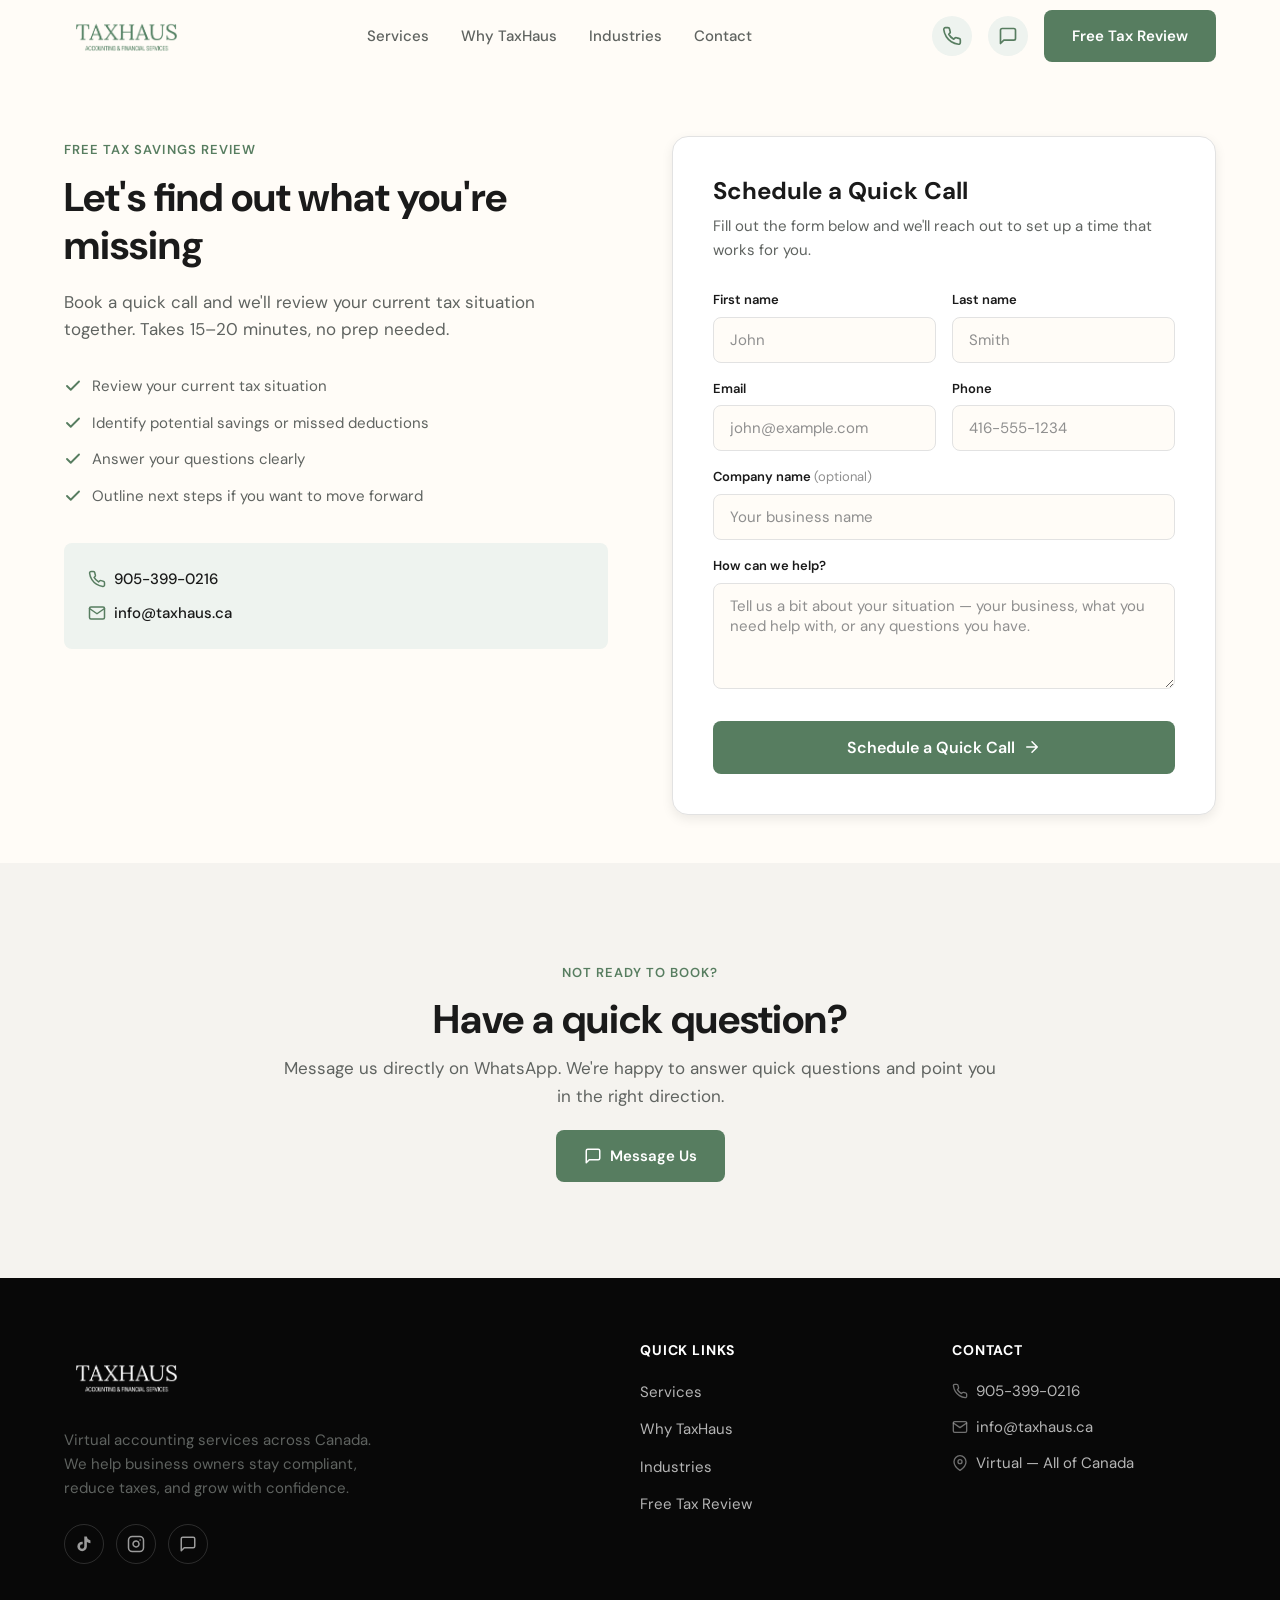
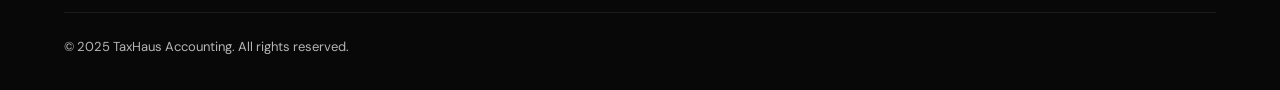
<file: contact.html>
﻿<!DOCTYPE html>
<html lang="en">
<head>
  <meta charset="UTF-8">
  <meta name="viewport" content="width=device-width, initial-scale=1.0">

  <!-- Google Analytics 4 -->
  <script async src="https://www.googletagmanager.com/gtag/js?id=G-T4G98RMX34"></script>
  <script>
    window.dataLayer = window.dataLayer || [];
    function gtag(){dataLayer.push(arguments);}
    gtag('js', new Date());
    gtag('config', 'G-T4G98RMX34');
  </script>

  <!-- Microsoft Clarity — Replace XXXXXXXXXX with your Clarity Project ID -->
  <script>
    (function(c,l,a,r,i,t,y){
      c[a]=c[a]||function(){(c[a].q=c[a].q||[]).push(arguments)};
      t=l.createElement(r);t.async=1;t.src="https://www.clarity.ms/tag/"+i;
      y=l.getElementsByTagName(r)[0];y.parentNode.insertBefore(t,y);
    })(window, document, "clarity", "script", "XXXXXXXXXX");
  </script>
  <title>Get a Free Tax Savings Review | TaxHaus Accounting</title>
  <meta name="description" content="Book a free 15-minute tax savings review with TaxHaus. We'll identify missed deductions, potential savings, and red flags in your current tax situation. No pressure, no obligation.">
  <meta name="keywords" content="free tax review, tax savings, CPA consultation, Canadian accountant, TaxHaus contact">
  <meta name="author" content="TaxHaus Accounting">
  <link rel="canonical" href="https://www.taxhaus.ca/contact">

  <!-- Open Graph (Facebook, Instagram, TikTok, LinkedIn) -->
  <meta property="og:type" content="website">
  <meta property="og:title" content="Get a Free Tax Savings Review | TaxHaus Accounting">
  <meta property="og:description" content="Book a free 15-minute call. We'll review your tax situation and show you where you can save.">
  <meta property="og:url" content="https://www.taxhaus.ca/contact">
  <meta property="og:site_name" content="TaxHaus Accounting">
  <meta property="og:locale" content="en_CA">
  <meta property="og:image" content="https://www.taxhaus.ca/assets/og-image.png">
  <meta property="og:image:width" content="1200">
  <meta property="og:image:height" content="630">
  <meta property="og:image:alt" content="TaxHaus Accounting — Free Tax Savings Review">

  <!-- Twitter / X -->
  <meta name="twitter:card" content="summary_large_image">
  <meta name="twitter:title" content="Get a Free Tax Savings Review | TaxHaus Accounting">
  <meta name="twitter:description" content="Book a free 15-minute call. We'll review your tax situation and show you where you can save.">
  <meta name="twitter:image" content="https://www.taxhaus.ca/assets/og-image.png">
  <meta name="twitter:image:alt" content="TaxHaus Accounting — Free Tax Savings Review">

  <!-- Fonts -->
  <link rel="preconnect" href="https://fonts.googleapis.com">
  <link rel="preconnect" href="https://fonts.gstatic.com" crossorigin>
  <link href="https://fonts.googleapis.com/css2?family=DM+Sans:ital,opsz,wght@0,9..40,400;0,9..40,500;0,9..40,600;0,9..40,700;1,9..40,400&display=swap" rel="stylesheet">

  <link rel="stylesheet" href="styles.css">
</head>
<body>

  <!-- ========== Navigation ========== -->
  <nav class="nav" id="nav" role="navigation" aria-label="Main navigation">
    <div class="container nav__inner">
      <a href="/" class="nav__logo" aria-label="TaxHaus home">
        <img src="assets/logo.png" alt="TaxHaus" width="120" height="34">
      </a>

      <ul class="nav__links" role="list">
        <li><a href="/#services">Services</a></li>
        <li><a href="/#why">Why TaxHaus</a></li>
        <li><a href="/#industries">Industries</a></li>
        <li><a href="contact.html">Contact</a></li>
      </ul>

      <div class="nav__actions">
        <a href="tel:9053990216" class="nav__phone" aria-label="Call us: 905-399-0216">
          <svg viewBox="0 0 24 24" fill="none" stroke="currentColor" stroke-width="2" stroke-linecap="round" stroke-linejoin="round"><path d="M22 16.92v3a2 2 0 01-2.18 2 19.79 19.79 0 01-8.63-3.07 19.5 19.5 0 01-6-6 19.79 19.79 0 01-3.07-8.67A2 2 0 014.11 2h3a2 2 0 012 1.72 12.84 12.84 0 00.7 2.81 2 2 0 01-.45 2.11L8.09 9.91a16 16 0 006 6l1.27-1.27a2 2 0 012.11-.45 12.84 12.84 0 002.81.7A2 2 0 0122 16.92z"/></svg>
        </a>
        <a href="https://wa.me/19053990216" class="nav__whatsapp" aria-label="Message us" target="_blank" rel="noopener noreferrer">
          <svg viewBox="0 0 24 24" fill="none" stroke="currentColor" stroke-width="2" stroke-linecap="round" stroke-linejoin="round"><path d="M21 15a2 2 0 01-2 2H7l-4 4V5a2 2 0 012-2h14a2 2 0 012 2z"/></svg>
        </a>
        <a href="contact.html" class="btn btn-primary">Free Tax Review</a>
      </div>

      <button class="nav__toggle" id="navToggle" aria-label="Toggle menu" aria-expanded="false">
        <span></span>
        <span></span>
        <span></span>
      </button>
    </div>
  </nav>

  <!-- Mobile Menu -->
  <div class="nav__menu-mobile" id="mobileMenu" role="menu">
    <a href="/#services" role="menuitem">Services</a>
    <a href="/#why" role="menuitem">Why TaxHaus</a>
    <a href="/#industries" role="menuitem">Industries</a>
    <a href="contact.html" role="menuitem">Contact</a>
    <a href="contact.html" class="btn btn-primary" role="menuitem">Free Tax Review</a>
    <a href="https://wa.me/19053990216" class="btn btn-secondary" target="_blank" rel="noopener noreferrer" role="menuitem">
      <svg viewBox="0 0 24 24" width="16" height="16" fill="none" stroke="currentColor" stroke-width="2" stroke-linecap="round" stroke-linejoin="round"><path d="M21 15a2 2 0 01-2 2H7l-4 4V5a2 2 0 012-2h14a2 2 0 012 2z"/></svg>
      Message Us
    </a>
  </div>

  <!-- ========== Contact Hero ========== -->
  <section class="contact-hero section">
    <div class="container">
      <div class="contact-hero__inner">

        <!-- Left: Pitch -->
        <div class="contact-hero__content reveal">
          <span class="section-label">Free Tax Savings Review</span>
          <h1>Let's find out what you're missing</h1>
          <p>Book a quick call and we'll review your current tax situation together. Takes 15&ndash;20 minutes, no prep needed.</p>

          <ul class="contact__checklist" role="list">
            <li>
              <svg viewBox="0 0 24 24" fill="none" stroke="currentColor" stroke-width="2.5" stroke-linecap="round" stroke-linejoin="round"><polyline points="20 6 9 17 4 12"/></svg>
              Review your current tax situation
            </li>
            <li>
              <svg viewBox="0 0 24 24" fill="none" stroke="currentColor" stroke-width="2.5" stroke-linecap="round" stroke-linejoin="round"><polyline points="20 6 9 17 4 12"/></svg>
              Identify potential savings or missed deductions
            </li>
            <li>
              <svg viewBox="0 0 24 24" fill="none" stroke="currentColor" stroke-width="2.5" stroke-linecap="round" stroke-linejoin="round"><polyline points="20 6 9 17 4 12"/></svg>
              Answer your questions clearly
            </li>
            <li>
              <svg viewBox="0 0 24 24" fill="none" stroke="currentColor" stroke-width="2.5" stroke-linecap="round" stroke-linejoin="round"><polyline points="20 6 9 17 4 12"/></svg>
              Outline next steps if you want to move forward
            </li>
          </ul>

          <div class="contact__details">
            <div class="contact__details-item">
              <svg viewBox="0 0 24 24" fill="none" stroke="currentColor" stroke-width="2" stroke-linecap="round" stroke-linejoin="round"><path d="M22 16.92v3a2 2 0 01-2.18 2 19.79 19.79 0 01-8.63-3.07 19.5 19.5 0 01-6-6 19.79 19.79 0 01-3.07-8.67A2 2 0 014.11 2h3a2 2 0 012 1.72c.127.96.361 1.903.7 2.81a2 2 0 01-.45 2.11L8.09 9.91a16 16 0 006 6l1.27-1.27a2 2 0 012.11-.45c.907.339 1.85.573 2.81.7A2 2 0 0122 16.92z"/></svg>
              <a href="tel:9053990216">905-399-0216</a>
            </div>
            <div class="contact__details-item">
              <svg viewBox="0 0 24 24" fill="none" stroke="currentColor" stroke-width="2" stroke-linecap="round" stroke-linejoin="round"><path d="M4 4h16c1.1 0 2 .9 2 2v12c0 1.1-.9 2-2 2H4c-1.1 0-2-.9-2-2V6c0-1.1.9-2 2-2z"/><polyline points="22,6 12,13 2,6"/></svg>
              <a href="mailto:info@taxhaus.ca">info@taxhaus.ca</a>
            </div>
          </div>
        </div>

        <!-- Right: Form -->
        <div class="reveal reveal-delay-1">
          <form class="contact-form" id="contactForm" action="https://api.web3forms.com/submit" method="POST">
            <input type="hidden" name="access_key" value="098eec2f-dd31-4c2b-b104-7567772a291d">
            <input type="hidden" name="subject" content="New TaxHaus inquiry">
            <input type="hidden" name="from_name" value="TaxHaus Website">
            <!-- Honeypot spam prevention -->
            <input type="checkbox" name="botcheck" class="sr-only" tabindex="-1" autocomplete="off">

            <h3>Schedule a Quick Call</h3>
            <p>Fill out the form below and we'll reach out to set up a time that works for you.</p>

            <div class="form__row">
              <div class="form__group">
                <label for="firstName">First name</label>
                <input type="text" id="firstName" name="first_name" placeholder="John" required autocomplete="given-name">
              </div>
              <div class="form__group">
                <label for="lastName">Last name</label>
                <input type="text" id="lastName" name="last_name" placeholder="Smith" required autocomplete="family-name">
              </div>
            </div>

            <div class="form__row">
              <div class="form__group">
                <label for="email">Email</label>
                <input type="email" id="email" name="email" placeholder="john@example.com" required autocomplete="email">
              </div>
              <div class="form__group">
                <label for="phone">Phone</label>
                <input type="tel" id="phone" name="phone" placeholder="416-555-1234" required autocomplete="tel">
              </div>
            </div>

            <div class="form__group">
              <label for="company">Company name <span class="optional">(optional)</span></label>
              <input type="text" id="company" name="company" placeholder="Your business name" autocomplete="organization">
            </div>

            <div class="form__group">
              <label for="message">How can we help?</label>
              <textarea id="message" name="message" rows="4" placeholder="Tell us a bit about your situation — your business, what you need help with, or any questions you have."></textarea>
            </div>

            <button type="submit" class="btn btn-primary form__submit" id="submitBtn">
              Schedule a Quick Call
              <svg viewBox="0 0 24 24" fill="none" stroke="currentColor" stroke-width="2" stroke-linecap="round" stroke-linejoin="round"><path d="M5 12h14M12 5l7 7-7 7"/></svg>
            </button>
          </form>

          <!-- Success State -->
          <div class="form__success" id="formSuccess">
            <svg viewBox="0 0 24 24" fill="none" stroke="currentColor" stroke-width="2" stroke-linecap="round" stroke-linejoin="round"><path d="M22 11.08V12a10 10 0 11-5.93-9.14"/><polyline points="22 4 12 14.01 9 11.01"/></svg>
            <h3>We received your request</h3>
            <p>We'll be in touch within one business day to schedule your free tax savings review. Keep an eye on your inbox.</p>
          </div>
        </div>

      </div>
    </div>
  </section>

  <!-- ========== WhatsApp Alternative ========== -->
  <section class="section section--gray">
    <div class="container">
      <div class="contact-whatsapp reveal">
        <span class="section-label">Not Ready to Book?</span>
        <h2>Have a quick question?</h2>
        <p>Message us directly on WhatsApp. We're happy to answer quick questions and point you in the right direction.</p>
        <a href="https://wa.me/19053990216" class="btn btn-primary" target="_blank" rel="noopener noreferrer">
          <svg viewBox="0 0 24 24" width="18" height="18" fill="none" stroke="currentColor" stroke-width="2" stroke-linecap="round" stroke-linejoin="round"><path d="M21 15a2 2 0 01-2 2H7l-4 4V5a2 2 0 012-2h14a2 2 0 012 2z"/></svg>
          Message Us
        </a>
      </div>
    </div>
  </section>

  <!-- ========== Footer ========== -->
  <footer class="footer" role="contentinfo">
    <div class="container">
      <div class="footer__inner">
        <div class="footer__brand">
          <div class="footer__logo">
            <img src="assets/logo.png" alt="TaxHaus" width="120" height="34">
          </div>
          <p class="footer__tagline">Virtual accounting services across Canada. We help business owners stay compliant, reduce taxes, and grow with confidence.</p>
          <div class="footer__socials">
            <a href="https://www.tiktok.com/@taxhausaccounting" target="_blank" rel="noopener noreferrer" aria-label="TikTok">
              <svg viewBox="0 0 24 24" fill="currentColor"><path d="M19.59 6.69a4.83 4.83 0 01-3.77-4.25V2h-3.45v13.67a2.89 2.89 0 01-2.88 2.5 2.89 2.89 0 01-2.89-2.89 2.89 2.89 0 012.89-2.89c.28 0 .54.04.79.1v-3.5a6.37 6.37 0 00-.79-.05A6.34 6.34 0 003.15 15.2a6.34 6.34 0 006.34 6.34 6.34 6.34 0 006.34-6.34V9.37a8.16 8.16 0 004.76 1.52V7.43a4.85 4.85 0 01-1-.74z"/></svg>
            </a>
            <a href="https://www.instagram.com/taxhaus_accounting/" target="_blank" rel="noopener noreferrer" aria-label="Instagram">
              <svg viewBox="0 0 24 24" fill="none" stroke="currentColor" stroke-width="2" stroke-linecap="round" stroke-linejoin="round"><rect x="2" y="2" width="20" height="20" rx="5"/><path d="M16 11.37A4 4 0 1112.63 8 4 4 0 0116 11.37z"/><line x1="17.5" y1="6.5" x2="17.51" y2="6.5"/></svg>
            </a>
            <a href="https://wa.me/19053990216" target="_blank" rel="noopener noreferrer" aria-label="Message us">
              <svg viewBox="0 0 24 24" fill="none" stroke="currentColor" stroke-width="2" stroke-linecap="round" stroke-linejoin="round"><path d="M21 15a2 2 0 01-2 2H7l-4 4V5a2 2 0 012-2h14a2 2 0 012 2z"/></svg>
            </a>
          </div>
        </div>

        <div>
          <h4>Quick Links</h4>
          <ul class="footer__links" role="list">
            <li><a href="/#services">Services</a></li>
            <li><a href="/#why">Why TaxHaus</a></li>
            <li><a href="/#industries">Industries</a></li>
            <li><a href="contact.html">Free Tax Review</a></li>
          </ul>
        </div>

        <div>
          <h4>Contact</h4>
          <ul class="footer__links" role="list">
            <li>
              <span class="footer__contact-item">
                <svg viewBox="0 0 24 24" fill="none" stroke="currentColor" stroke-width="2" stroke-linecap="round" stroke-linejoin="round"><path d="M22 16.92v3a2 2 0 01-2.18 2 19.79 19.79 0 01-8.63-3.07 19.5 19.5 0 01-6-6 19.79 19.79 0 01-3.07-8.67A2 2 0 014.11 2h3a2 2 0 012 1.72c.127.96.361 1.903.7 2.81a2 2 0 01-.45 2.11L8.09 9.91a16 16 0 006 6l1.27-1.27a2 2 0 012.11-.45c.907.339 1.85.573 2.81.7A2 2 0 0122 16.92z"/></svg>
                <a href="tel:9053990216">905-399-0216</a>
              </span>
            </li>
            <li>
              <span class="footer__contact-item">
                <svg viewBox="0 0 24 24" fill="none" stroke="currentColor" stroke-width="2" stroke-linecap="round" stroke-linejoin="round"><path d="M4 4h16c1.1 0 2 .9 2 2v12c0 1.1-.9 2-2 2H4c-1.1 0-2-.9-2-2V6c0-1.1.9-2 2-2z"/><polyline points="22,6 12,13 2,6"/></svg>
                <a href="mailto:info@taxhaus.ca">info@taxhaus.ca</a>
              </span>
            </li>
            <li>
              <span class="footer__contact-item">
                <svg viewBox="0 0 24 24" fill="none" stroke="currentColor" stroke-width="2" stroke-linecap="round" stroke-linejoin="round"><path d="M21 10c0 7-9 13-9 13s-9-6-9-13a9 9 0 0118 0z"/><circle cx="12" cy="10" r="3"/></svg>
                Virtual &mdash; All of Canada
              </span>
            </li>
          </ul>
        </div>
      </div>

      <div class="footer__bottom">
        <span>&copy; 2025 TaxHaus Accounting. All rights reserved.</span>
      </div>
    </div>
  </footer>

  <!-- Floating chat button (mobile) -->
  <a href="tel:9053990216" class="fab-phone" aria-label="Call us: 905-399-0216">
    <svg viewBox="0 0 24 24" fill="none" stroke="currentColor" stroke-width="2" stroke-linecap="round" stroke-linejoin="round"><path d="M22 16.92v3a2 2 0 01-2.18 2 19.79 19.79 0 01-8.63-3.07 19.5 19.5 0 01-6-6 19.79 19.79 0 01-3.07-8.67A2 2 0 014.11 2h3a2 2 0 012 1.72 12.84 12.84 0 00.7 2.81 2 2 0 01-.45 2.11L8.09 9.91a16 16 0 006 6l1.27-1.27a2 2 0 012.11-.45 12.84 12.84 0 002.81.7A2 2 0 0122 16.92z"/></svg>
  </a>
  <a href="https://wa.me/19053990216" class="fab-chat" target="_blank" rel="noopener noreferrer" aria-label="Message us">
    <svg viewBox="0 0 24 24" fill="none" stroke="currentColor" stroke-width="2" stroke-linecap="round" stroke-linejoin="round"><path d="M21 15a2 2 0 01-2 2H7l-4 4V5a2 2 0 012-2h14a2 2 0 012 2z"/></svg>
  </a>

  <script src="main.js"></script>
</body>
</html>
</file>
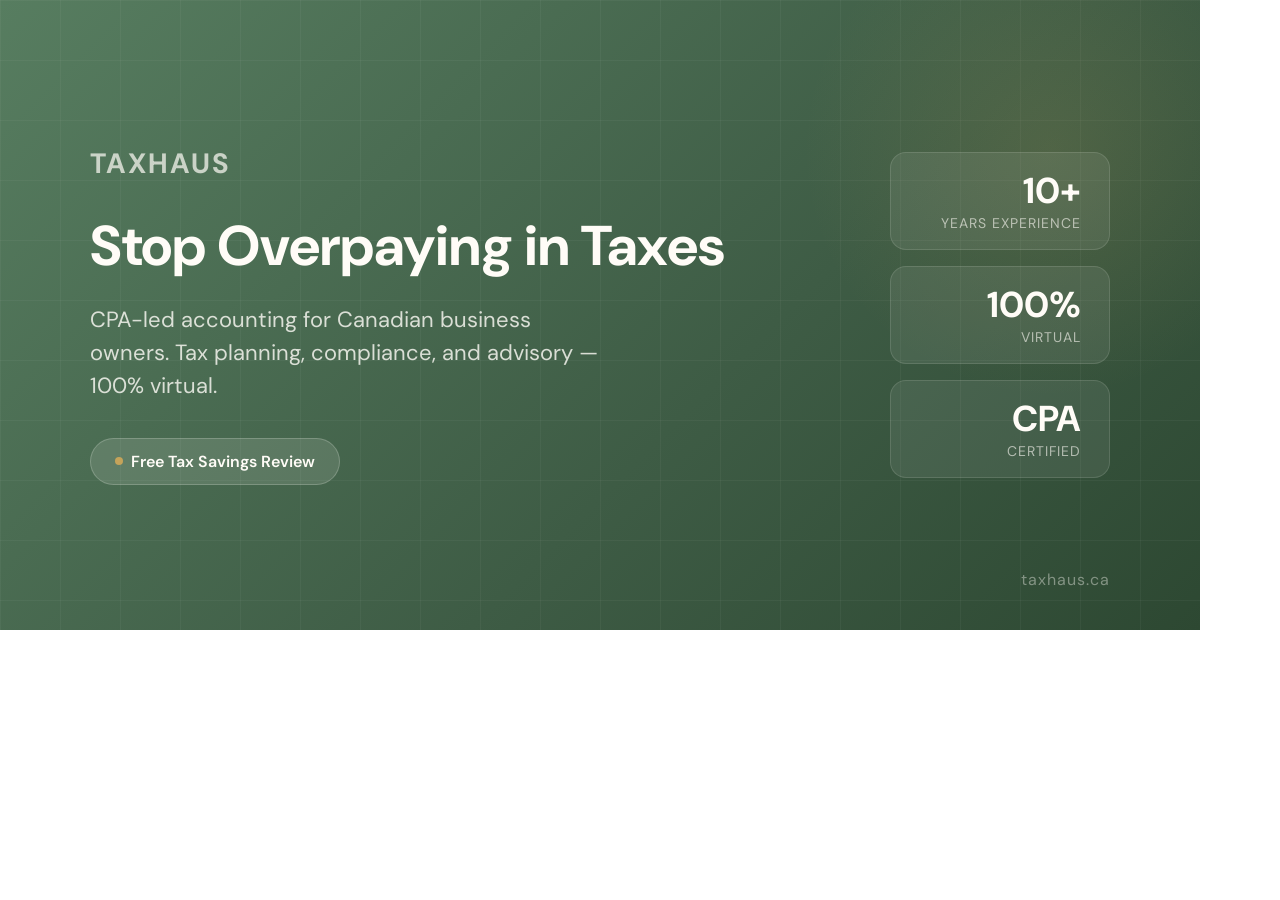
<file: og-image-generator.html>
<!DOCTYPE html>
<html>
<head>
  <meta charset="UTF-8">
  <style>
    * { margin: 0; padding: 0; box-sizing: border-box; }
    body {
      width: 1200px;
      height: 630px;
      overflow: hidden;
      font-family: 'DM Sans', -apple-system, BlinkMacSystemFont, sans-serif;
    }
    .card {
      width: 1200px;
      height: 630px;
      background: linear-gradient(135deg, #577D60 0%, #3E5C45 60%, #2D4832 100%);
      display: flex;
      align-items: center;
      justify-content: space-between;
      padding: 80px 90px;
      position: relative;
      overflow: hidden;
    }
    /* Subtle grid pattern */
    .card::before {
      content: '';
      position: absolute;
      inset: 0;
      background-image:
        linear-gradient(rgba(255,255,255,0.04) 1px, transparent 1px),
        linear-gradient(90deg, rgba(255,255,255,0.04) 1px, transparent 1px);
      background-size: 60px 60px;
    }
    /* Glow accent */
    .card::after {
      content: '';
      position: absolute;
      top: -100px;
      right: -100px;
      width: 500px;
      height: 500px;
      background: radial-gradient(circle, rgba(196,163,90,0.15) 0%, transparent 70%);
      border-radius: 50%;
    }
    .left {
      position: relative;
      z-index: 1;
      max-width: 650px;
    }
    .logo-text {
      font-size: 28px;
      font-weight: 700;
      color: rgba(255,252,247,0.7);
      letter-spacing: 2px;
      text-transform: uppercase;
      margin-bottom: 32px;
    }
    h1 {
      font-size: 56px;
      font-weight: 700;
      color: #FFFCF7;
      line-height: 1.15;
      margin-bottom: 24px;
    }
    p {
      font-size: 22px;
      color: rgba(255,252,247,0.8);
      line-height: 1.5;
      max-width: 520px;
    }
    .badge {
      display: inline-flex;
      align-items: center;
      gap: 8px;
      margin-top: 36px;
      padding: 12px 24px;
      background: rgba(255,252,247,0.12);
      border: 1px solid rgba(255,252,247,0.2);
      border-radius: 50px;
      color: #FFFCF7;
      font-size: 16px;
      font-weight: 600;
    }
    .badge .dot {
      width: 8px;
      height: 8px;
      border-radius: 50%;
      background: #C4A35A;
    }
    .right {
      position: relative;
      z-index: 1;
      display: flex;
      flex-direction: column;
      gap: 16px;
      align-items: flex-end;
    }
    .stat {
      text-align: right;
      padding: 16px 28px;
      background: rgba(255,252,247,0.08);
      border: 1px solid rgba(255,252,247,0.12);
      border-radius: 16px;
      min-width: 220px;
    }
    .stat strong {
      display: block;
      font-size: 36px;
      font-weight: 700;
      color: #FFFCF7;
      line-height: 1.2;
    }
    .stat span {
      font-size: 14px;
      color: rgba(255,252,247,0.6);
      text-transform: uppercase;
      letter-spacing: 1px;
    }
    .url {
      position: absolute;
      bottom: 40px;
      right: 90px;
      font-size: 16px;
      color: rgba(255,252,247,0.4);
      letter-spacing: 1px;
      z-index: 1;
    }
  </style>
  <link href="https://fonts.googleapis.com/css2?family=DM+Sans:wght@400;500;600;700&display=swap" rel="stylesheet">
</head>
<body>
  <div class="card">
    <div class="left">
      <div class="logo-text">TaxHaus</div>
      <h1>Stop Overpaying in Taxes</h1>
      <p>CPA-led accounting for Canadian business owners. Tax planning, compliance, and advisory — 100% virtual.</p>
      <div class="badge">
        <span class="dot"></span>
        Free Tax Savings Review
      </div>
    </div>
    <div class="right">
      <div class="stat">
        <strong>10+</strong>
        <span>Years Experience</span>
      </div>
      <div class="stat">
        <strong>100%</strong>
        <span>Virtual</span>
      </div>
      <div class="stat">
        <strong>CPA</strong>
        <span>Certified</span>
      </div>
    </div>
    <div class="url">taxhaus.ca</div>
  </div>
</body>
</html>
</file>
<file: styles.css>
/* ============================================
   TaxHaus — Styles
   ============================================ */

/* --- Reset & Base --- */
*, *::before, *::after {
  margin: 0;
  padding: 0;
  box-sizing: border-box;
}

:root {
  --green: #577D60;
  --green-dark: #3E5C45;
  --green-light: #8FA895;
  --green-subtle: #EEF3EF;
  --black: #080808;
  --text: #1A1A1A;
  --text-secondary: #5f6360;
  --white: #FFFCF7;
  --white-pure: #ffffff;
  --gray-light: #F5F3EF;
  --gray: #E2E2E2;
  --gray-dark: #8F8F8F;
  --gold: #C4A35A;

  --font: 'DM Sans', -apple-system, BlinkMacSystemFont, 'Segoe UI', sans-serif;
  --max-width: 1200px;
  --nav-height: 72px;
  --radius: 8px;
  --radius-lg: 16px;
  --shadow: 0 1px 3px rgba(0,0,0,0.06), 0 1px 2px rgba(0,0,0,0.04);
  --shadow-md: 0 4px 12px rgba(0,0,0,0.08);
  --shadow-lg: 0 12px 40px rgba(0,0,0,0.1);
  --transition: 0.25s ease;
}

html {
  scroll-behavior: smooth;
  scroll-padding-top: var(--nav-height);
}

body {
  font-family: var(--font);
  font-size: 16px;
  line-height: 1.6;
  color: var(--text);
  background: var(--white);
  -webkit-font-smoothing: antialiased;
  -moz-osx-font-smoothing: grayscale;
}

img {
  max-width: 100%;
  height: auto;
  display: block;
}

a {
  color: inherit;
  text-decoration: none;
}

ul {
  list-style: none;
}

h1, h2, h3, h4, h5, h6 {
  line-height: 1.2;
  font-weight: 700;
  color: var(--text);
}

h1 { font-size: clamp(2.25rem, 5vw, 3.5rem); }
h2 { font-size: clamp(1.75rem, 3.5vw, 2.5rem); }
h3 { font-size: clamp(1.25rem, 2.5vw, 1.5rem); }
h4 { font-size: 1.125rem; }

p {
  color: var(--text-secondary);
  max-width: 60ch;
}

/* --- Utility --- */
.container {
  width: 100%;
  max-width: var(--max-width);
  margin: 0 auto;
  padding: 0 24px;
}

.sr-only {
  position: absolute;
  width: 1px;
  height: 1px;
  overflow: hidden;
  clip: rect(0,0,0,0);
  white-space: nowrap;
  border: 0;
}

/* --- Buttons --- */
.btn {
  display: inline-flex;
  align-items: center;
  gap: 8px;
  padding: 14px 28px;
  border-radius: var(--radius);
  font-family: var(--font);
  font-size: 0.9375rem;
  font-weight: 600;
  cursor: pointer;
  border: none;
  transition: all var(--transition);
  white-space: nowrap;
}

.btn-primary {
  background: var(--green);
  color: var(--white-pure);
}

.btn-primary:hover {
  background: var(--green-dark);
  transform: translateY(-1px);
  box-shadow: var(--shadow-md);
}

.btn-secondary {
  background: transparent;
  color: var(--green);
  border: 1.5px solid var(--green);
}

.btn-secondary:hover {
  background: var(--green-subtle);
  transform: translateY(-1px);
}

.btn-white {
  background: var(--white-pure);
  color: var(--green);
}

.btn-white:hover {
  background: var(--gray-light);
  transform: translateY(-1px);
  box-shadow: var(--shadow-md);
}

.btn svg,
.btn i {
  width: 18px;
  height: 18px;
  flex-shrink: 0;
}

/* --- Section Spacing --- */
.section {
  padding: 96px 0;
}

.section--gray {
  background: var(--gray-light);
}

.section--green {
  background: var(--green);
  color: var(--white-pure);
}

.section--green h2,
.section--green h3,
.section--green p {
  color: var(--white-pure);
}

.section--green p {
  opacity: 0.9;
}

.section-label {
  display: inline-block;
  font-size: 0.8125rem;
  font-weight: 600;
  letter-spacing: 0.08em;
  text-transform: uppercase;
  color: var(--green);
  margin-bottom: 12px;
}

.section--green .section-label {
  color: var(--green-light);
}

.section-header {
  max-width: 640px;
  margin-bottom: 56px;
}

.section-header p {
  margin-top: 16px;
  font-size: 1.0625rem;
}

.section-header--center {
  text-align: center;
  margin-left: auto;
  margin-right: auto;
}

/* ============================================
   Navigation
   ============================================ */
.nav {
  position: fixed;
  top: 0;
  left: 0;
  right: 0;
  height: var(--nav-height);
  background: rgba(255, 252, 247, 0.95);
  backdrop-filter: blur(12px);
  -webkit-backdrop-filter: blur(12px);
  border-bottom: 1px solid transparent;
  z-index: 1000;
  transition: border-color var(--transition), box-shadow var(--transition);
}

.nav.scrolled {
  border-bottom-color: var(--gray);
  box-shadow: var(--shadow);
}

.nav__inner {
  display: flex;
  align-items: center;
  justify-content: space-between;
  height: 100%;
}

.nav__logo {
  display: flex;
  align-items: center;
  gap: 10px;
  font-size: 1.375rem;
  font-weight: 700;
  color: var(--green);
  text-decoration: none;
}

.nav__logo img {
  height: 70px;
  width: auto;
  filter: brightness(0) saturate(100%) invert(46%) sepia(11%) saturate(1165%) hue-rotate(88deg) brightness(95%) contrast(87%);
}

.nav__logo-text {
  font-size: 1.375rem;
  font-weight: 700;
  color: var(--green);
  letter-spacing: -0.02em;
}

.nav__links {
  display: flex;
  align-items: center;
  gap: 32px;
}

.nav__links a {
  font-size: 0.9375rem;
  font-weight: 500;
  color: var(--text-secondary);
  transition: color var(--transition);
  position: relative;
}

.nav__links a::after {
  content: '';
  position: absolute;
  bottom: -6px;
  left: 0;
  right: 0;
  height: 2px;
  background: var(--green);
  border-radius: 1px;
  transform: scaleX(0);
  transition: transform 0.3s ease;
}

.nav__links a:hover {
  color: var(--green);
}

.nav__links a.active {
  color: var(--green);
}

.nav__links a.active::after {
  transform: scaleX(1);
}

.nav__actions {
  display: flex;
  align-items: center;
  gap: 16px;
}

.nav__phone {
  display: flex;
  align-items: center;
  justify-content: center;
  width: 40px;
  height: 40px;
  border-radius: 50%;
  background: var(--green-subtle);
  color: var(--green);
  transition: transform var(--transition), box-shadow var(--transition), background var(--transition);
}

.nav__phone:hover {
  transform: scale(1.08);
  background: var(--green);
  color: var(--white-pure);
  box-shadow: var(--shadow-md);
}

.nav__phone svg {
  width: 20px;
  height: 20px;
}

.nav__whatsapp {
  display: flex;
  align-items: center;
  justify-content: center;
  width: 40px;
  height: 40px;
  border-radius: 50%;
  background: var(--green-subtle);
  color: var(--green);
  transition: transform var(--transition), box-shadow var(--transition), background var(--transition);
}

.nav__whatsapp:hover {
  transform: scale(1.08);
  background: var(--green);
  color: var(--white-pure);
  box-shadow: var(--shadow-md);
}

.nav__whatsapp svg {
  width: 20px;
  height: 20px;
}

/* Mobile Nav */
.nav__toggle {
  display: none;
  flex-direction: column;
  gap: 5px;
  background: none;
  border: none;
  cursor: pointer;
  padding: 4px;
}

.nav__menu-mobile {
  display: none;
}

.nav__toggle span {
  display: block;
  width: 24px;
  height: 2px;
  background: var(--text);
  border-radius: 2px;
  transition: all var(--transition);
}

.nav__toggle.active span:nth-child(1) {
  transform: rotate(45deg) translate(5px, 5px);
}

.nav__toggle.active span:nth-child(2) {
  opacity: 0;
}

.nav__toggle.active span:nth-child(3) {
  transform: rotate(-45deg) translate(5px, -5px);
}

/* ============================================
   Hero
   ============================================ */
.hero {
  padding-top: calc(var(--nav-height) + 80px);
  padding-bottom: 80px;
  min-height: 85vh;
  display: flex;
  align-items: center;
}

.hero__inner {
  display: grid;
  grid-template-columns: 1fr 1fr;
  gap: 64px;
  align-items: center;
}

.hero__content {
  max-width: 560px;
}

.hero h1 {
  margin-bottom: 20px;
  letter-spacing: -0.02em;
}

.hero h1 span {
  color: var(--green);
}

.hero__subtitle {
  font-size: 1.125rem;
  line-height: 1.7;
  margin-bottom: 36px;
  max-width: 48ch;
}

.hero__buttons {
  display: flex;
  gap: 16px;
  flex-wrap: wrap;
}

.hero__visual {
  position: relative;
  display: flex;
  align-items: center;
  justify-content: center;
}

/* Tax Report mockup */
.hero__report {
  background: var(--white-pure);
  border: 1px solid var(--gray);
  border-radius: var(--radius-lg);
  box-shadow: 0 20px 60px rgba(0,0,0,0.08), 0 4px 16px rgba(0,0,0,0.04);
  overflow: hidden;
  max-width: 380px;
  width: 100%;
  transform: rotate(2deg);
  transition: transform 0.4s ease;
}

.hero__report:hover {
  transform: rotate(0deg);
}

.hero__report-header {
  display: flex;
  align-items: center;
  gap: 6px;
  padding: 14px 24px;
  background: var(--green);
  color: var(--white-pure);
}

.hero__report-dot {
  width: 8px;
  height: 8px;
  border-radius: 50%;
  background: rgba(255,255,255,0.35);
}

.hero__report-title {
  margin-left: 8px;
  font-size: 0.8125rem;
  font-weight: 600;
  letter-spacing: 0.02em;
}

.hero__report-body {
  padding: 24px;
}

.hero__report-row {
  display: flex;
  justify-content: space-between;
  align-items: center;
  padding: 12px 0;
  border-bottom: 1px solid var(--gray);
  font-size: 0.875rem;
}

.hero__report-row span {
  color: var(--text-secondary);
}

.hero__report-row strong {
  font-weight: 600;
  color: var(--text);
}

.hero__report-highlight {
  color: var(--green) !important;
}

.hero__report-divider {
  height: 1px;
  background: var(--gray);
  margin: 8px 0;
}

.hero__report-check {
  display: flex;
  align-items: center;
  gap: 10px;
  font-size: 0.8125rem;
  font-weight: 500;
  color: var(--green);
  padding: 6px 0;
}

.hero__report-check svg {
  width: 16px;
  height: 16px;
  flex-shrink: 0;
}

.hero__report-row--animate {
  opacity: 0;
  animation: reportFadeIn 0.5s ease forwards;
}

@keyframes reportFadeIn {
  from { opacity: 0; transform: translateY(8px); }
  to { opacity: 1; transform: translateY(0); }
}

.hero__card strong {
  font-size: 0.875rem;
  font-weight: 600;
}

/* ============================================
   Problem / Solution
   ============================================ */
.problem {
  text-align: center;
}

.problem__columns {
  display: grid;
  grid-template-columns: 1fr 1fr;
  gap: 48px;
  margin-top: 56px;
}

.problem__col {
  display: flex;
  flex-direction: column;
  gap: 16px;
}

.problem__col-label {
  font-size: 0.8125rem;
  font-weight: 600;
  text-transform: uppercase;
  letter-spacing: 0.08em;
  margin-bottom: 8px;
}

.problem__col-label--bad {
  color: #8B6914;
}

.problem__col-label--good {
  color: var(--green);
}

/* Pain points — left column */
.pain {
  font-size: 1.0625rem;
  font-weight: 500;
  color: var(--text-secondary);
  position: relative;
  padding: 16px 20px;
  border-left: 3px solid #D4A574;
  background: #FDF6F0;
  border-radius: 0 var(--radius) var(--radius) 0;
  overflow: hidden;
}

.pain__line {
  position: absolute;
  top: 50%;
  left: 0;
  width: 0;
  height: 2px;
  background: #C4A35A;
  transition: width 1.6s cubic-bezier(0.22, 1, 0.36, 1);
  z-index: 1;
}

.pain.struck .pain__line {
  width: 100%;
}

.pain.struck {
  color: var(--gray-dark);
  opacity: 0.65;
  transition: color 0.6s ease 0.8s, opacity 0.6s ease 0.8s;
}

/* Gain points — right column */
.gain {
  display: flex;
  align-items: center;
  gap: 14px;
  font-size: 1.0625rem;
  font-weight: 500;
  color: var(--text);
  padding: 16px 20px;
  border-left: 3px solid var(--green);
  background: var(--green-subtle);
  border-radius: 0 var(--radius) var(--radius) 0;
  opacity: 0;
  transform: translateX(20px);
  transition: opacity 0.5s ease, transform 0.5s cubic-bezier(0.22, 1, 0.36, 1);
}

.gain.visible {
  opacity: 1;
  transform: translateX(0);
}

.gain svg {
  width: 20px;
  height: 20px;
  color: var(--green);
  flex-shrink: 0;
}

/* ============================================
   Services / Industries
   ============================================ */
.industries__grid {
  display: grid;
  grid-template-columns: repeat(2, 1fr);
  gap: 20px;
}

.industry-card {
  background: var(--white-pure);
  border: 1px solid var(--gray);
  border-radius: var(--radius-lg);
  padding: 32px;
  cursor: pointer;
  transition: all var(--transition);
  position: relative;
  overflow: hidden;
}

.industry-card:hover {
  border-color: var(--green-light);
  box-shadow: var(--shadow-md);
}

.industry-card.active {
  border-color: var(--green);
  box-shadow: var(--shadow-md);
}

.industry-card__header {
  display: flex;
  align-items: flex-start;
  justify-content: space-between;
  gap: 16px;
}

.industry-card__icon {
  width: 48px;
  height: 48px;
  border-radius: var(--radius);
  background: var(--green-subtle);
  color: var(--green);
  display: flex;
  align-items: center;
  justify-content: center;
  flex-shrink: 0;
}

.industry-card__icon svg {
  width: 24px;
  height: 24px;
}

.industry-card__toggle {
  width: 28px;
  height: 28px;
  border-radius: 50%;
  background: var(--gray-light);
  display: flex;
  align-items: center;
  justify-content: center;
  transition: all var(--transition);
  flex-shrink: 0;
  margin-top: 4px;
}

.industry-card.active .industry-card__toggle {
  background: var(--green);
  color: var(--white-pure);
  transform: rotate(45deg);
}

.industry-card__toggle svg {
  width: 14px;
  height: 14px;
}

.industry-card__title {
  margin-top: 16px;
  font-size: 1.125rem;
  font-weight: 600;
}

.industry-card__subtitle {
  margin-top: 6px;
  font-size: 0.875rem;
  color: var(--text-secondary);
}

.industry-card__body {
  max-height: 0;
  overflow: hidden;
  transition: max-height 0.4s ease, margin-top 0.3s ease;
}

.industry-card.active .industry-card__body {
  max-height: 600px;
  margin-top: 20px;
}

.industry-card__description {
  font-size: 0.9375rem;
  line-height: 1.7;
  color: var(--text-secondary);
  margin-bottom: 16px;
  padding-top: 20px;
  border-top: 1px solid var(--gray);
}

.industry-card__services {
  display: grid;
  grid-template-columns: 1fr;
  gap: 8px;
}

.industry-card__services li {
  display: flex;
  align-items: flex-start;
  gap: 8px;
  font-size: 0.875rem;
  color: var(--text-secondary);
  line-height: 1.5;
}

.industry-card__services li svg {
  width: 16px;
  height: 16px;
  color: var(--green);
  flex-shrink: 0;
  margin-top: 3px;
}

/* ============================================
   Why TaxHaus
   ============================================ */
.why__grid {
  display: grid;
  grid-template-columns: repeat(2, 1fr);
  gap: 24px;
}

.why-card {
  padding: 36px 32px;
  border-radius: var(--radius-lg);
  background: var(--white-pure);
  border: 1px solid var(--gray);
  transition: all var(--transition);
}

.why-card:hover {
  border-color: var(--green-light);
  box-shadow: var(--shadow-md);
  transform: translateY(-2px);
}

.why-card__icon {
  width: 44px;
  height: 44px;
  border-radius: var(--radius);
  background: var(--green-subtle);
  color: var(--green);
  display: flex;
  align-items: center;
  justify-content: center;
  margin-bottom: 20px;
}

.why-card__icon svg {
  width: 22px;
  height: 22px;
}

.why-card h3 {
  margin-bottom: 10px;
  font-size: 1.0625rem;
}

.why-card p {
  font-size: 0.9375rem;
  line-height: 1.7;
}

/* ============================================
   Why TaxHaus — Numbered Reasons
   ============================================ */
.reasons {
  display: grid;
  grid-template-columns: 1fr 1fr;
  gap: 0;
}

.reason {
  display: flex;
  gap: 24px;
  padding: 40px 32px;
  border-bottom: 1px solid var(--gray);
  transition: background 0.3s ease;
}

.reason:nth-child(odd) {
  border-right: 1px solid var(--gray);
}

.reason:nth-child(1),
.reason:nth-child(2) {
  border-top: 1px solid var(--gray);
}

.reason:hover {
  background: var(--green-subtle);
}

.reason__number {
  font-size: 2.5rem;
  font-weight: 700;
  color: var(--green-light);
  line-height: 1;
  flex-shrink: 0;
  opacity: 0.6;
  transition: opacity 0.3s ease, color 0.3s ease;
}

.reason:hover .reason__number {
  opacity: 1;
  color: var(--green);
}

.reason__content h3 {
  font-size: 1.0625rem;
  margin-bottom: 8px;
}

.reason__content p {
  font-size: 0.9375rem;
  line-height: 1.7;
  color: var(--text-secondary);
}

/* ============================================
   Testimonials
   ============================================ */
.testimonial-carousel {
  position: relative;
  max-width: 680px;
  margin: 0 auto;
}

.testimonial-card {
  display: none;
  background: var(--white-pure);
  border-radius: var(--radius-lg);
  padding: 48px 40px;
  box-shadow: var(--shadow-md);
  text-align: center;
  animation: testimonialFade 0.5s ease;
}

.testimonial-card.active {
  display: block;
}

@keyframes testimonialFade {
  from { opacity: 0; transform: translateY(10px); }
  to { opacity: 1; transform: translateY(0); }
}

.testimonial-card__quote-mark {
  width: 48px;
  height: 48px;
  margin: 0 auto 24px;
  color: var(--green-light);
}

.testimonial-card blockquote {
  font-size: 1.0625rem;
  line-height: 1.8;
  color: var(--text);
  font-style: italic;
  margin-bottom: 24px;
}

.testimonial-card__author {
  font-weight: 600;
  color: var(--text);
  font-size: 0.9375rem;
}

.testimonial-card__location {
  color: var(--text-secondary);
  font-size: 0.875rem;
  margin-top: 2px;
}

.testimonial-carousel__dots {
  display: flex;
  justify-content: center;
  gap: 10px;
  margin-top: 28px;
}

.testimonial-dot {
  width: 10px;
  height: 10px;
  border-radius: 50%;
  border: none;
  background: var(--gray);
  cursor: pointer;
  transition: background 0.3s ease, transform 0.3s ease;
  padding: 0;
}

.testimonial-dot.active {
  background: var(--green);
  transform: scale(1.2);
}

/* ============================================
   CTA Section
   ============================================ */
.cta__inner {
  display: grid;
  grid-template-columns: 1fr 1fr;
  gap: 64px;
  align-items: center;
}

.cta__content h2 {
  color: var(--white-pure);
  margin-bottom: 20px;
}

.cta__list {
  margin-top: 24px;
  margin-bottom: 36px;
  display: flex;
  flex-direction: column;
  gap: 14px;
}

.cta__list li {
  display: flex;
  align-items: center;
  gap: 12px;
  font-size: 1rem;
  color: rgba(255, 255, 255, 0.9);
}

.cta__list li svg {
  width: 20px;
  height: 20px;
  color: var(--green-light);
  flex-shrink: 0;
}

.cta__assurance {
  margin-top: 16px;
  font-size: 0.875rem;
  opacity: 0.7;
  font-style: italic;
}

.cta__visual {
  display: flex;
  flex-direction: column;
  gap: 16px;
}

.cta__stat {
  background: rgba(255,255,255,0.1);
  border: 1px solid rgba(255,255,255,0.15);
  border-radius: var(--radius);
  padding: 20px 24px;
  backdrop-filter: blur(8px);
  display: flex;
  align-items: center;
  gap: 16px;
}

.cta__stat-icon {
  width: 44px;
  height: 44px;
  min-width: 44px;
  border-radius: 50%;
  background: rgba(255,255,255,0.15);
  display: flex;
  align-items: center;
  justify-content: center;
}

.cta__stat-icon svg {
  width: 22px;
  height: 22px;
  color: var(--white-pure);
}

.cta__stat-text {
  display: flex;
  flex-direction: column;
}

.cta__stat strong {
  font-size: 1.125rem;
  color: var(--white-pure);
  margin-bottom: 2px;
  line-height: 1.3;
}

.cta__stat span {
  font-size: 0.875rem;
  color: rgba(255,255,255,0.75);
  line-height: 1.4;
}

/* ============================================
   Urgency
   ============================================ */
.urgency {
  text-align: center;
}

.urgency h2 {
  margin-bottom: 16px;
}

.urgency p {
  margin: 0 auto 32px;
  font-size: 1.0625rem;
}

/* ============================================
   Footer
   ============================================ */
.footer {
  background: var(--black);
  color: rgba(255,255,255,0.7);
  padding: 64px 0 32px;
}

.footer__inner {
  display: grid;
  grid-template-columns: 2fr 1fr 1fr;
  gap: 48px;
}

.footer__brand {
  max-width: 320px;
}

.footer__logo {
  font-size: 1.375rem;
  font-weight: 700;
  color: var(--white-pure);
  margin-bottom: 16px;
  display: flex;
  align-items: center;
  gap: 10px;
}

.footer__logo img {
  height: 70px;
  width: auto;
  filter: brightness(0) invert(1);
}

.footer__tagline {
  font-size: 0.9375rem;
  line-height: 1.6;
  margin-bottom: 24px;
}

.footer__socials {
  display: flex;
  gap: 12px;
}

.footer__socials a {
  width: 40px;
  height: 40px;
  border-radius: 50%;
  border: 1px solid rgba(255,255,255,0.15);
  display: flex;
  align-items: center;
  justify-content: center;
  color: rgba(255,255,255,0.6);
  transition: all var(--transition);
}

.footer__socials a:hover {
  border-color: var(--green);
  color: var(--green);
  background: rgba(87,125,96,0.1);
}

.footer__socials a svg {
  width: 18px;
  height: 18px;
}

.footer h4 {
  color: var(--white-pure);
  font-size: 0.875rem;
  text-transform: uppercase;
  letter-spacing: 0.06em;
  margin-bottom: 20px;
}

.footer__links {
  display: flex;
  flex-direction: column;
  gap: 12px;
}

.footer__links a,
.footer__links span {
  font-size: 0.9375rem;
  transition: color var(--transition);
}

.footer__links a:hover {
  color: var(--green-light);
}

.footer__contact-item {
  display: flex;
  align-items: center;
  gap: 8px;
}

.footer__contact-item svg {
  width: 16px;
  height: 16px;
  flex-shrink: 0;
  opacity: 0.6;
}

.footer__bottom {
  margin-top: 48px;
  padding-top: 24px;
  border-top: 1px solid rgba(255,255,255,0.08);
  display: flex;
  justify-content: space-between;
  align-items: center;
  font-size: 0.8125rem;
}

/* ============================================
   Contact Page
   ============================================ */
.contact-hero {
  padding-top: calc(var(--nav-height) + 64px);
  padding-bottom: 48px;
}

.contact-hero__inner {
  display: grid;
  grid-template-columns: 1fr 1fr;
  gap: 64px;
  align-items: start;
}

.contact-hero__content h1 {
  font-size: clamp(1.75rem, 3.5vw, 2.5rem);
  margin-bottom: 20px;
}

.contact-hero__content > p {
  font-size: 1.0625rem;
  margin-bottom: 32px;
}

.contact__checklist {
  display: flex;
  flex-direction: column;
  gap: 14px;
  margin-bottom: 36px;
}

.contact__checklist li {
  display: flex;
  align-items: flex-start;
  gap: 10px;
  font-size: 0.9375rem;
  color: var(--text-secondary);
  line-height: 1.5;
}

.contact__checklist li svg {
  width: 18px;
  height: 18px;
  color: var(--green);
  flex-shrink: 0;
  margin-top: 2px;
}

.contact__details {
  display: flex;
  flex-direction: column;
  gap: 10px;
  padding: 24px;
  background: var(--green-subtle);
  border-radius: var(--radius);
}

.contact__details-item {
  display: flex;
  align-items: center;
  gap: 8px;
  font-size: 0.9375rem;
  font-weight: 500;
  color: var(--text);
}

.contact__details-item svg {
  width: 18px;
  height: 18px;
  color: var(--green);
}

/* --- Form --- */
.contact-form {
  background: var(--white-pure);
  border: 1px solid var(--gray);
  border-radius: var(--radius-lg);
  padding: 40px;
  box-shadow: var(--shadow-md);
}

.contact-form h3 {
  margin-bottom: 8px;
}

.contact-form > p {
  font-size: 0.9375rem;
  margin-bottom: 28px;
}

.form__row {
  display: grid;
  grid-template-columns: 1fr 1fr;
  gap: 16px;
}

.form__group {
  margin-bottom: 16px;
}

.form__group label {
  display: block;
  font-size: 0.8125rem;
  font-weight: 600;
  color: var(--text);
  margin-bottom: 6px;
}

.form__group label .optional {
  font-weight: 400;
  color: var(--gray-dark);
}

.form__group input,
.form__group textarea {
  width: 100%;
  padding: 12px 16px;
  border: 1px solid var(--gray);
  border-radius: var(--radius);
  font-family: var(--font);
  font-size: 0.9375rem;
  color: var(--text);
  background: var(--white);
  transition: border-color var(--transition), box-shadow var(--transition);
}

.form__group input:focus,
.form__group textarea:focus {
  outline: none;
  border-color: var(--green);
  box-shadow: 0 0 0 3px rgba(87,125,96,0.1);
}

.form__group input::placeholder,
.form__group textarea::placeholder {
  color: var(--gray-dark);
}

.form__group textarea {
  resize: vertical;
  min-height: 100px;
}

.form__submit {
  width: 100%;
  margin-top: 8px;
  justify-content: center;
  padding: 16px 28px;
  font-size: 1rem;
}

.form__success {
  display: none;
  text-align: center;
  padding: 40px 20px;
}

.form__success.show {
  display: block;
}

.form__success svg {
  width: 56px;
  height: 56px;
  color: var(--green);
  margin: 0 auto 16px;
}

.form__success h3 {
  margin-bottom: 8px;
}

.form__success p {
  margin: 0 auto;
}

/* WhatsApp alternate CTA */
.contact-whatsapp {
  text-align: center;
  padding: 0;
}

.contact-whatsapp h2 {
  margin-bottom: 12px;
}

.contact-whatsapp p {
  margin: 0 auto 20px;
  font-size: 1.0625rem;
}

/* ============================================
   Animations (Scroll Reveal)
   ============================================ */
.reveal {
  opacity: 0;
  transform: translateY(24px);
  transition: opacity 0.6s ease, transform 0.6s ease;
}

.reveal.visible {
  opacity: 1;
  transform: translateY(0);
}

.reveal-delay-1 { transition-delay: 0.1s; }
.reveal-delay-2 { transition-delay: 0.2s; }
.reveal-delay-3 { transition-delay: 0.3s; }
.reveal-delay-4 { transition-delay: 0.4s; }

/* ============================================
   Floating Action Buttons (mobile only)
   ============================================ */
.fab-phone {
  display: none;
  position: fixed;
  bottom: 88px;
  right: 24px;
  width: 56px;
  height: 56px;
  border-radius: 50%;
  background: var(--green);
  color: var(--white-pure);
  align-items: center;
  justify-content: center;
  box-shadow: 0 4px 16px rgba(87, 125, 96, 0.4);
  z-index: 1000;
  transition: transform 0.2s ease, box-shadow 0.2s ease;
}

.fab-phone:hover {
  transform: scale(1.08);
  box-shadow: 0 6px 24px rgba(87, 125, 96, 0.5);
}

.fab-phone svg {
  width: 24px;
  height: 24px;
}

.fab-chat {
  display: none;
  position: fixed;
  bottom: 24px;
  right: 24px;
  width: 56px;
  height: 56px;
  border-radius: 50%;
  background: var(--green);
  color: var(--white-pure);
  align-items: center;
  justify-content: center;
  box-shadow: 0 4px 16px rgba(87, 125, 96, 0.4);
  z-index: 1000;
  transition: transform 0.2s ease, box-shadow 0.2s ease;
}

.fab-chat:hover {
  transform: scale(1.08);
  box-shadow: 0 6px 24px rgba(87, 125, 96, 0.5);
}

.fab-chat svg {
  width: 24px;
  height: 24px;
}

/* ============================================
   Responsive
   ============================================ */
@media (max-width: 1024px) {
  .hero__inner {
    grid-template-columns: 1fr 0.8fr;
    gap: 32px;
  }

  .hero__visual {
    max-width: 300px;
    margin: 0 auto;
  }

  .problem__columns {
    grid-template-columns: 1fr;
    gap: 32px;
  }

  .pain {
    font-size: 0.9375rem;
    padding: 12px 16px;
  }

  .gain {
    font-size: 0.9375rem;
    padding: 12px 16px;
    gap: 10px;
  }

  .cta__inner {
    grid-template-columns: 1fr;
    gap: 40px;
  }

  .footer__inner {
    grid-template-columns: 1fr 1fr;
    gap: 32px;
  }

  .footer__brand {
    grid-column: 1 / -1;
  }
}

@media (max-width: 768px) {
  .section { padding: 64px 0; }

  .nav__links,
  .nav__actions .btn {
    display: none;
  }

  .nav__whatsapp {
    display: none;
  }

  .nav__phone {
    display: none;
  }

  .fab-chat {
    display: flex;
  }

  .fab-phone {
    display: flex;
  }

  .nav__toggle {
    display: flex;
  }

  /* Mobile menu */
  .nav__menu-mobile {
    display: flex;
    position: fixed;
    top: var(--nav-height);
    left: 0;
    right: 0;
    background: #FFFCF7;
    padding: 24px 24px 32px;
    flex-direction: column;
    gap: 8px;
    transform: translateX(100%);
    transition: transform 0.35s ease;
    z-index: 999;
    box-shadow: 0 8px 24px rgba(0,0,0,0.1);
  }

  .nav__menu-mobile.open {
    transform: translateX(0);
  }

  .nav__menu-mobile a {
    font-size: 1.125rem;
    font-weight: 500;
    padding: 14px 0;
    border-bottom: 1px solid var(--gray);
    color: var(--text);
  }

  .nav__menu-mobile .btn {
    margin-top: 16px;
    justify-content: center;
  }

  .hero {
    min-height: auto;
    padding-top: calc(var(--nav-height) + 32px);
    padding-bottom: 32px;
  }

  .hero__inner {
    grid-template-columns: 1fr 1fr;
    gap: 12px 16px;
    align-items: center;
  }

  .hero__content {
    display: flex;
    flex-direction: column;
    gap: 8px;
  }

  .hero h1 {
    margin-bottom: 0;
    font-size: clamp(1.75rem, 5.5vw, 2.25rem);
  }

  .hero h1 br {
    display: none;
  }

  .hero__subtitle {
    margin-bottom: 0;
    font-size: 0.875rem;
    line-height: 1.5;
  }

  .hero__visual {
    max-width: 100%;
    align-self: center;
  }

  .hero__buttons {
    flex-direction: column;
    align-items: stretch;
    gap: 8px;
  }

  .hero__buttons .btn {
    justify-content: center;
    font-size: 0.8125rem;
    padding: 10px 16px;
  }

  .hero__report {
    transform: rotate(0deg);
  }

  .hero__report-header {
    padding: 10px 16px;
    font-size: 0.75rem;
  }

  .hero__report-body {
    padding: 14px;
  }

  .hero__report-row {
    font-size: 0.75rem;
    padding: 8px 0;
  }

  .hero__report-row strong {
    text-align: right;
    margin-left: auto;
    flex-shrink: 0;
    white-space: nowrap;
  }

  .hero__report-check {
    font-size: 0.6875rem;
    gap: 6px;
    padding: 4px 0;
  }

  .hero__report-check svg {
    width: 13px;
    height: 13px;
  }

  .hero__report-title {
    font-size: 0.6875rem;
  }

  .pain {
    font-size: 0.875rem;
    padding: 10px 14px;
  }

  .gain {
    font-size: 0.875rem;
    padding: 10px 14px;
    gap: 8px;
  }

  .gain svg {
    width: 16px;
    height: 16px;
  }

  .industries__grid {
    grid-template-columns: repeat(2, 1fr);
    gap: 10px;
  }

  .industry-card {
    padding: 16px;
    text-align: center;
  }

  .industry-card__header {
    justify-content: center;
  }

  .industry-card__toggle {
    display: none;
  }

  .industry-card__icon {
    width: 40px;
    height: 40px;
    margin: 0 auto;
  }

  .industry-card__icon svg {
    width: 20px;
    height: 20px;
  }

  .industry-card__title {
    font-size: 0.8125rem;
    margin-top: 10px;
  }

  .industry-card__subtitle {
    display: none;
  }

  .industry-card__body {
    display: none;
  }

  .why__grid {
    grid-template-columns: 1fr;
  }

  .reasons {
    grid-template-columns: 1fr;
  }

  .reason {
    padding: 28px 24px;
  }

  .reason:nth-child(odd) {
    border-right: none;
  }

  .reason:nth-child(2) {
    border-top: none;
  }

  .contact-hero__inner {
    grid-template-columns: 1fr;
    gap: 40px;
  }

  .contact-form {
    padding: 28px 24px;
  }

  .form__row {
    grid-template-columns: 1fr;
  }

  .footer__inner {
    grid-template-columns: 1fr;
    gap: 32px;
  }

  .footer__bottom {
    flex-direction: column;
    gap: 8px;
    text-align: center;
  }
}

@media (max-width: 480px) {
  .container {
    padding: 0 16px;
  }

  .hero__inner {
    grid-template-columns: 1.1fr 0.9fr;
    gap: 8px 12px;
  }

  .hero__report-body {
    padding: 10px;
  }

  .hero__report-header {
    padding: 8px 10px;
    font-size: 0.6875rem;
  }

  .hero__report-row {
    font-size: 0.6875rem;
    padding: 4px 0;
  }

  .hero__report-row strong {
    text-align: right;
    margin-left: auto;
    flex-shrink: 0;
    white-space: nowrap;
  }

  .hero__report-check {
    font-size: 0.625rem;
    gap: 4px;
    padding: 3px 0;
  }

  .hero__report-check svg {
    width: 11px;
    height: 11px;
  }

  .testimonial-card {
    padding: 32px 24px;
  }

  .industries__grid {
    grid-template-columns: repeat(4, 1fr);
    gap: 8px;
  }

  .industry-card {
    padding: 12px 8px;
  }

  .industry-card__icon {
    width: 32px;
    height: 32px;
  }

  .industry-card__icon svg {
    width: 16px;
    height: 16px;
  }

  .industry-card__title {
    font-size: 0.6875rem;
    margin-top: 8px;
  }
}
</file>
